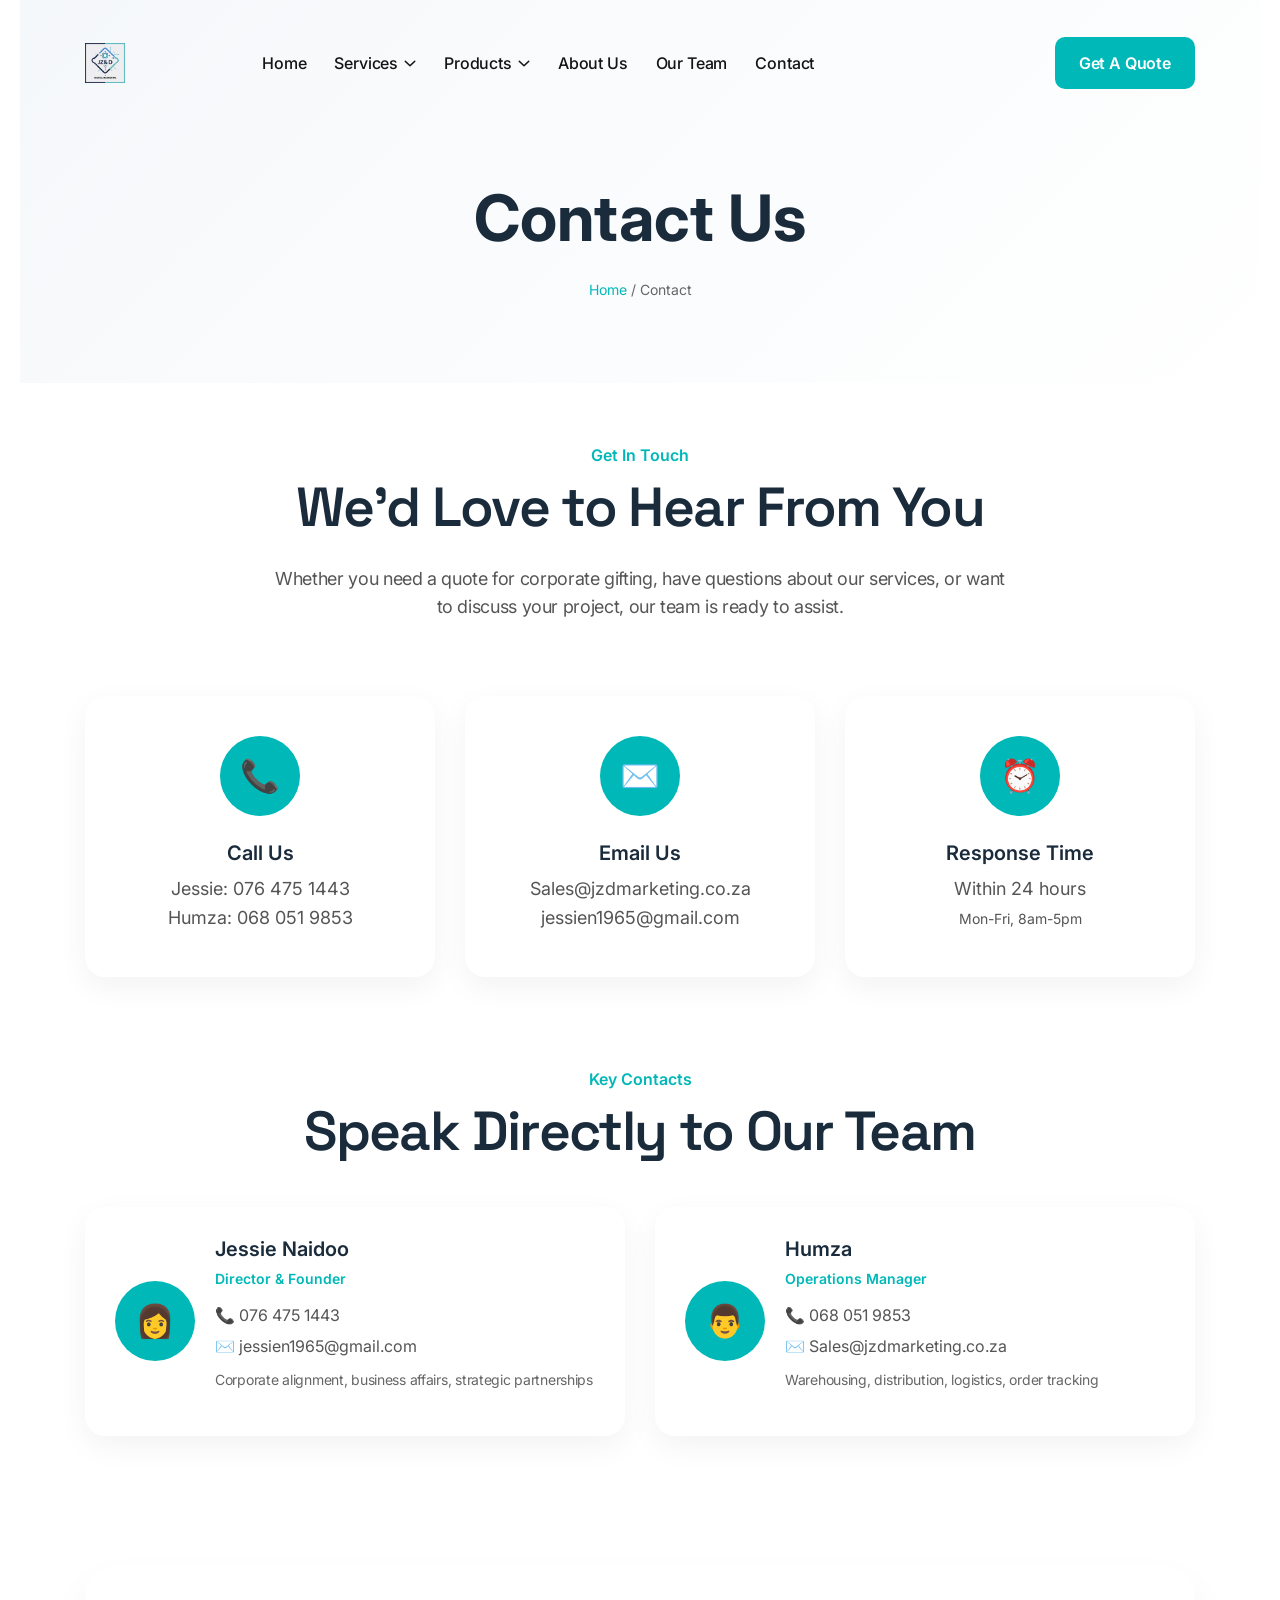
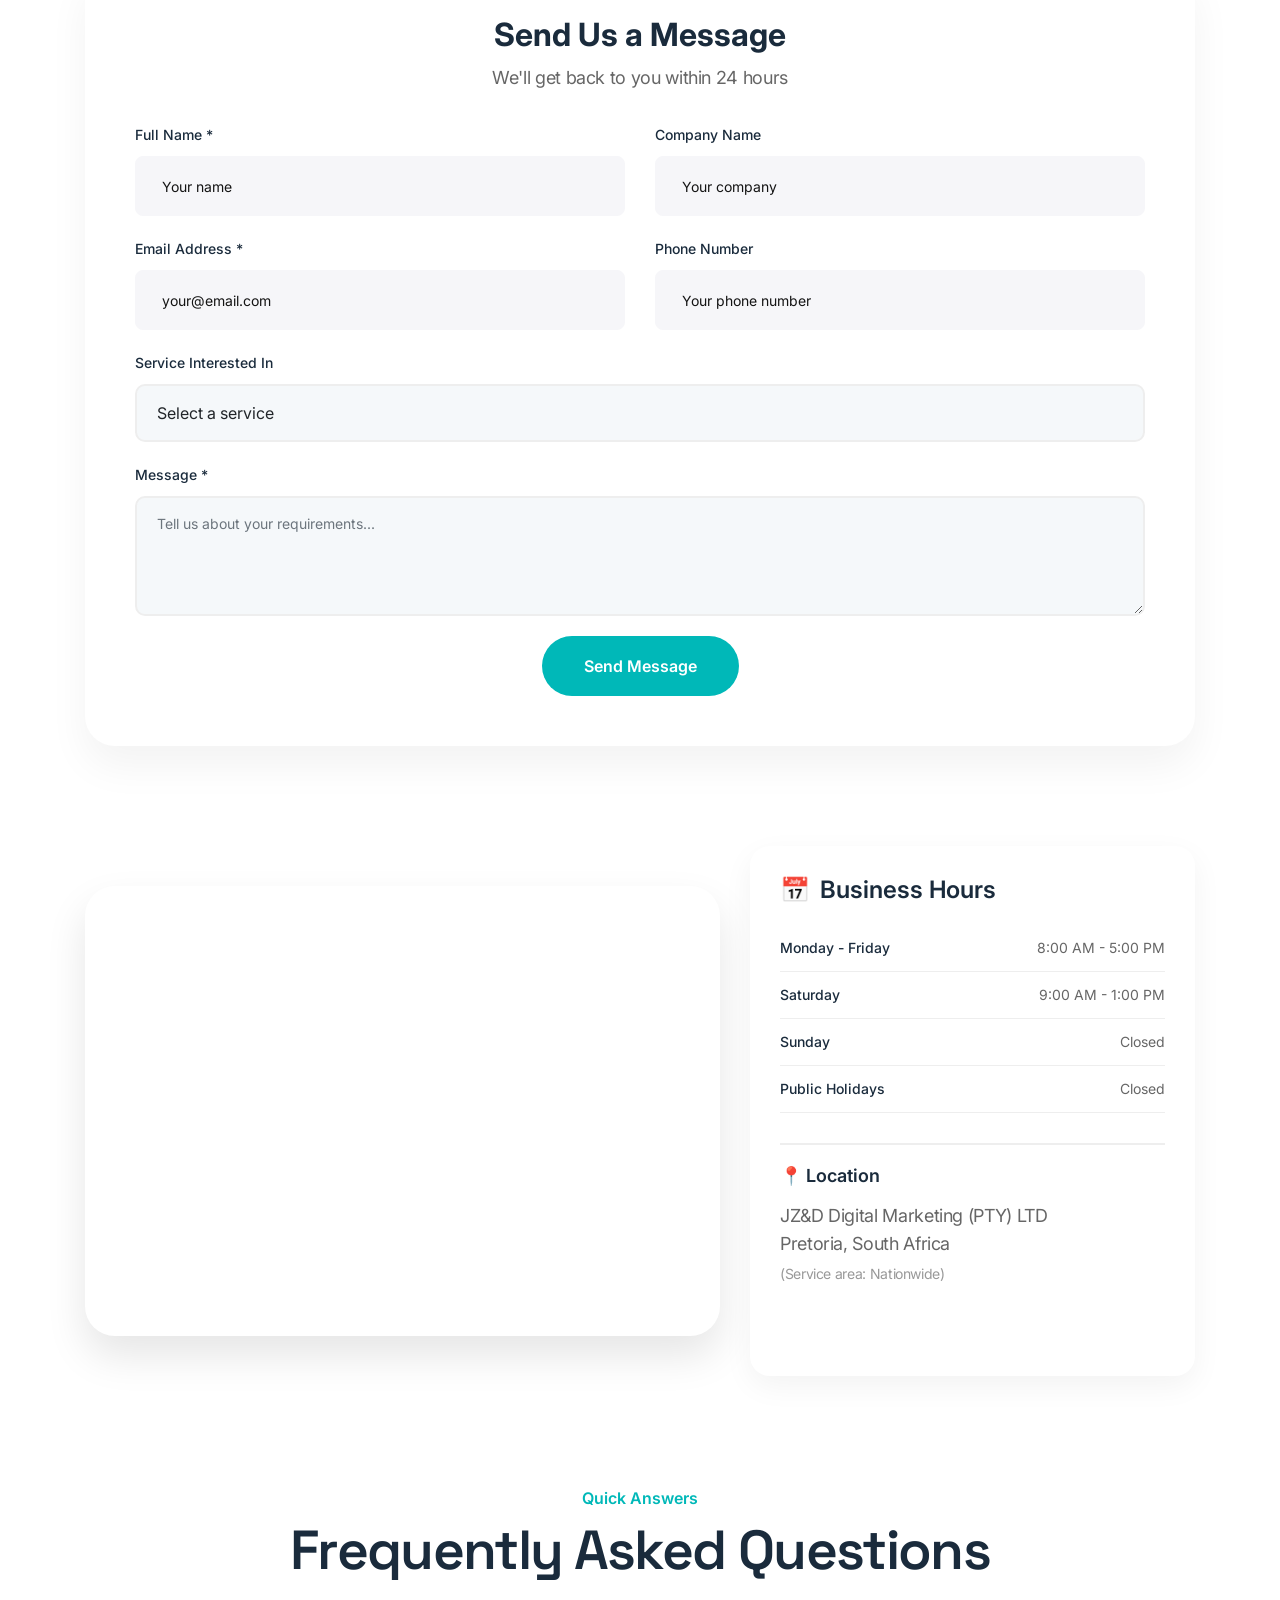
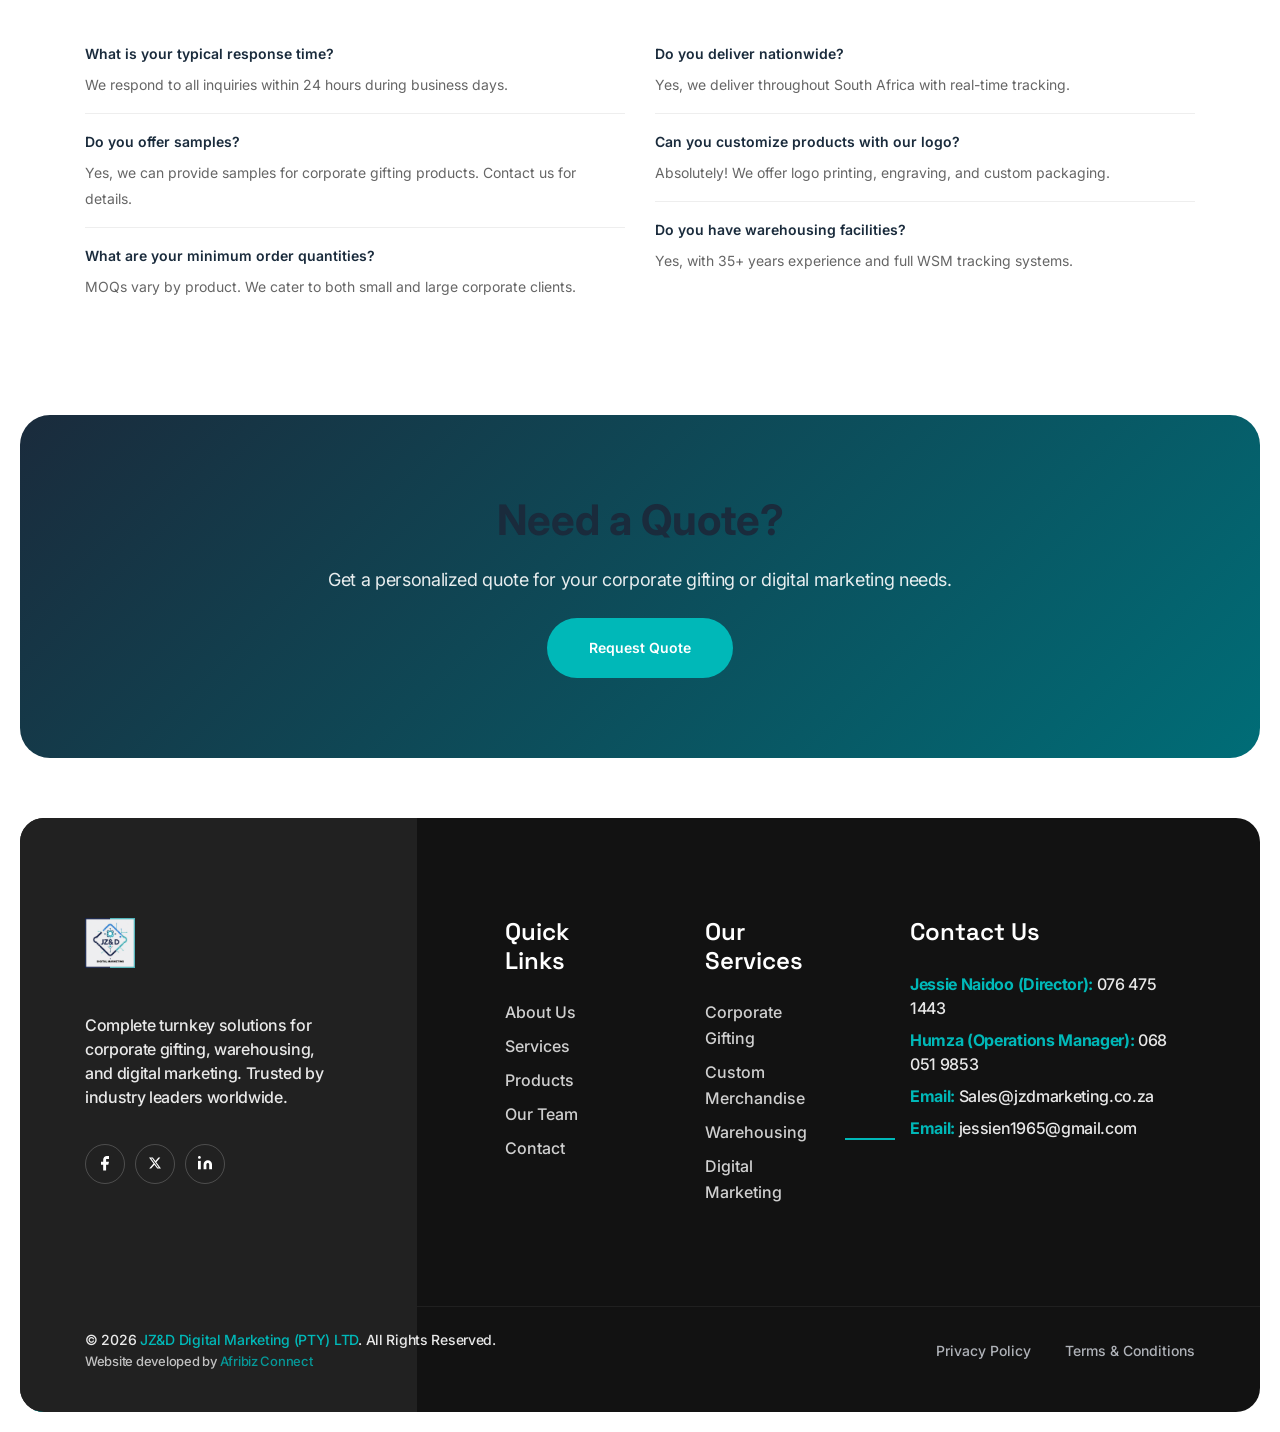
<file: contact.html>
<!DOCTYPE html>
<html class="no-js" lang="zxx">

<head>
    <meta charset="utf-8">
    <meta http-equiv="x-ua-compatible" content="ie=edge">
    <title>Contact Us | JZ&D Digital Marketing – Get in Touch for Corporate Gifting & Digital Solutions</title>
    <meta name="description" content="Contact JZ&D Digital Marketing. Reach Jessie Naidoo (Director) at 076 475 1443 or Humza (Operations) at 068 051 9853. Get a quote for corporate gifting, warehousing, and digital marketing.">
    <meta name="viewport" content="width=device-width, initial-scale=1">

    <!-- Place favicon.ico in the root directory -->
    <link rel="shortcut icon" type="image/x-icon" href="images/jzd-logo.jpg">

    <!-- CSS here -->
    <link rel="stylesheet" href="css/bootstrap.css">
    <link rel="stylesheet" href="css/slick.css">
    <link rel="stylesheet" href="css/swiper-bundle.css">
    <link rel="stylesheet" href="css/magnific-popup.css">
    <link rel="stylesheet" href="css/font-awesome-pro.css">
    <link rel="stylesheet" href="css/spacing.css">
    <link rel="stylesheet" href="css/atropos.min.css">
    <link rel="stylesheet" href="css/main.css">
    <!-- CSS here -->

    <style>
        /* JZ&D Brand Colors - Updated March 2026 */
        :root {
            --jzd-navy: #1A2B3C;
            --jzd-cyan: #00B8B8;
            --jzd-blue: #2B6F9E;
            --jzd-offwhite: #F5F8FA;
            --jzd-dark-navy: #0F1A24;
            --jzd-dark-teal: #006D77;
        }
        
        /* ===== LOGO SIZE FIXES ===== */
        
        /* Header logo - reduce size */
        .tp-header-logo img {
            max-height: 40px !important;
            width: auto !important;
        }
        
        /* Offcanvas menu logo */
        .tp-offcanvas-logo img {
            max-height: 35px !important;
            width: auto !important;
        }
        
        /* Footer logo */
        .dgm-footer-logo img {
            max-height: 50px !important;
            width: auto !important;
            margin-bottom: 15px;
        }
        
        /* Header sticky state logo */
        .header-sticky .tp-header-logo img {
            max-height: 35px !important;
        }
        
        /* ===== END LOGO SIZE FIXES ===== */
        
        /* Page-specific styles */
        .page-header {
            padding-top: 180px;
            padding-bottom: 80px;
            background: linear-gradient(135deg, var(--jzd-offwhite) 0%, white 100%);
        }
        
        .page-title {
            font-size: 64px;
            font-weight: 700;
            color: var(--jzd-navy);
            margin-bottom: 20px;
        }
        
        .page-breadcrumb {
            color: #666;
        }
        
        .page-breadcrumb a {
            color: var(--jzd-cyan);
            text-decoration: none;
        }
        
        /* Contact Info Cards */
        .contact-info-card {
            background: white;
            padding: 40px 30px;
            border-radius: 20px;
            box-shadow: 0 10px 30px rgba(0,0,0,0.05);
            transition: all 0.3s;
            height: 100%;
            text-align: center;
            border-bottom: 4px solid transparent;
        }
        
        .contact-info-card:hover {
            transform: translateY(-10px);
            box-shadow: 0 20px 40px rgba(0,184,184,0.1);
            border-bottom-color: var(--jzd-cyan);
        }
        
        .contact-icon {
            width: 80px;
            height: 80px;
            background: var(--jzd-cyan);
            border-radius: 50%;
            display: flex;
            align-items: center;
            justify-content: center;
            margin: 0 auto 25px;
            color: white;
            font-size: 32px;
        }
        
        .contact-info-title {
            font-size: 20px;
            font-weight: 600;
            color: var(--jzd-navy);
            margin-bottom: 10px;
        }
        
        .contact-info-value {
            font-size: 18px;
            color: #555;
            line-height: 1.6;
        }
        
        .contact-info-value a {
            color: #555;
            text-decoration: none;
            transition: color 0.3s;
        }
        
        .contact-info-value a:hover {
            color: var(--jzd-cyan);
        }
        
        /* Person Cards */
        .person-card {
            background: white;
            padding: 30px;
            border-radius: 20px;
            box-shadow: 0 10px 30px rgba(0,0,0,0.05);
            transition: all 0.3s;
            height: 100%;
            display: flex;
            align-items: center;
            gap: 20px;
        }
        
        .person-card:hover {
            transform: translateY(-5px);
            box-shadow: 0 20px 40px rgba(0,184,184,0.1);
        }
        
        .person-avatar {
            width: 80px;
            height: 80px;
            background: var(--jzd-cyan);
            border-radius: 50%;
            display: flex;
            align-items: center;
            justify-content: center;
            color: white;
            font-size: 32px;
            flex-shrink: 0;
        }
        
        .person-info h4 {
            font-size: 20px;
            font-weight: 600;
            color: var(--jzd-navy);
            margin-bottom: 5px;
        }
        
        .person-info .person-title {
            color: var(--jzd-cyan);
            font-size: 14px;
            font-weight: 600;
            margin-bottom: 10px;
            display: inline-block;
        }
        
        .person-info .person-phone {
            color: #555;
            font-size: 16px;
            margin-bottom: 5px;
        }
        
        .person-info .person-phone a {
            color: #555;
            text-decoration: none;
        }
        
        .person-info .person-phone a:hover {
            color: var(--jzd-cyan);
        }
        
        /* Contact Form */
        .contact-form-wrapper {
            background: white;
            padding: 50px;
            border-radius: 30px;
            box-shadow: 0 20px 40px rgba(0,0,0,0.05);
            margin: 40px 0;
        }
        
        .form-title {
            font-size: 32px;
            font-weight: 700;
            color: var(--jzd-navy);
            margin-bottom: 10px;
        }
        
        .form-subtitle {
            color: #666;
            margin-bottom: 30px;
        }
        
        .form-group {
            margin-bottom: 20px;
        }
        
        .form-label {
            font-weight: 500;
            color: var(--jzd-navy);
            margin-bottom: 8px;
            display: block;
        }
        
        .form-control {
            width: 100%;
            padding: 15px 20px;
            border: 2px solid #eee;
            border-radius: 10px;
            font-size: 16px;
            transition: all 0.3s;
            background: var(--jzd-offwhite);
        }
        
        .form-control:focus {
            outline: none;
            border-color: var(--jzd-cyan);
            background: white;
        }
        
        textarea.form-control {
            resize: vertical;
            min-height: 120px;
        }
        
        .submit-btn {
            background: var(--jzd-cyan);
            color: white;
            border: none;
            padding: 15px 40px;
            border-radius: 50px;
            font-weight: 600;
            font-size: 16px;
            cursor: pointer;
            transition: all 0.3s;
            border: 2px solid transparent;
        }
        
        .submit-btn:hover {
            background: var(--jzd-navy);
            transform: translateY(-3px);
            box-shadow: 0 10px 20px rgba(0,184,184,0.2);
        }
        
        /* Loading spinner for submit button */
        .submit-btn.loading {
            position: relative;
            color: transparent !important;
        }
        
        .submit-btn.loading::after {
            content: '';
            position: absolute;
            width: 20px;
            height: 20px;
            top: 50%;
            left: 50%;
            margin-top: -10px;
            margin-left: -10px;
            border: 3px solid rgba(255,255,255,0.3);
            border-radius: 50%;
            border-top-color: white;
            animation: spin 1s ease-in-out infinite;
        }
        
        @keyframes spin {
            to { transform: rotate(360deg); }
        }
        
        /* Map */
        .map-wrapper {
            border-radius: 30px;
            overflow: hidden;
            margin: 40px 0;
            box-shadow: 0 20px 40px rgba(0,0,0,0.1);
        }
        
        .map-wrapper iframe {
            width: 100%;
            height: 450px;
            border: none;
            display: block;
        }
        
        /* Business Hours */
        .hours-card {
            background: white;
            padding: 30px;
            border-radius: 20px;
            box-shadow: 0 10px 30px rgba(0,0,0,0.05);
            height: 100%;
        }
        
        .hours-title {
            font-size: 24px;
            font-weight: 600;
            color: var(--jzd-navy);
            margin-bottom: 20px;
            display: flex;
            align-items: center;
            gap: 10px;
        }
        
        .hours-row {
            display: flex;
            justify-content: space-between;
            padding: 10px 0;
            border-bottom: 1px solid #eee;
        }
        
        .hours-row:last-child {
            border-bottom: none;
        }
        
        .hours-day {
            font-weight: 500;
            color: var(--jzd-navy);
        }
        
        .hours-time {
            color: #666;
        }
        
        .badge-urgent {
            background: var(--jzd-cyan);
            color: white;
            padding: 3px 10px;
            border-radius: 50px;
            font-size: 12px;
            margin-left: 10px;
        }
        
        /* FAQ Mini */
        .faq-mini-item {
            padding: 15px 0;
            border-bottom: 1px solid #eee;
        }
        
        .faq-mini-item:last-child {
            border-bottom: none;
        }
        
        .faq-mini-question {
            font-weight: 600;
            color: var(--jzd-navy);
            margin-bottom: 5px;
        }
        
        .faq-mini-answer {
            color: #666;
            font-size: 14px;
        }
        
        /* CTA Section */
        .cta-section {
            background: linear-gradient(135deg, var(--jzd-navy) 0%, var(--jzd-dark-teal) 100%);
            padding: 80px 0;
            border-radius: 30px;
            margin: 60px 0;
            color: white;
            text-align: center;
        }
        
        .cta-title {
            font-size: 42px;
            font-weight: 700;
            margin-bottom: 20px;
            color: white;
        }
        
        .cta-button {
            background: var(--jzd-cyan);
            color: white;
            padding: 15px 40px;
            border-radius: 50px;
            text-decoration: none;
            font-weight: 600;
            display: inline-block;
            transition: all 0.3s;
            border: 2px solid transparent;
        }
        
        .cta-button:hover {
            background: transparent;
            border-color: white;
            color: white;
            transform: translateY(-3px);
        }
        
        /* Success Message Popup */
        .success-popup {
            position: fixed;
            top: 0;
            left: 0;
            width: 100%;
            height: 100%;
            background: rgba(0,0,0,0.5);
            display: flex;
            align-items: center;
            justify-content: center;
            z-index: 9999;
            opacity: 0;
            visibility: hidden;
            transition: all 0.3s;
        }
        
        .success-popup.show {
            opacity: 1;
            visibility: visible;
        }
        
        .success-popup-content {
            background: white;
            padding: 50px;
            border-radius: 30px;
            text-align: center;
            max-width: 400px;
            box-shadow: 0 20px 40px rgba(0,0,0,0.2);
            transform: scale(0.8);
            transition: all 0.3s;
        }
        
        .success-popup.show .success-popup-content {
            transform: scale(1);
        }
        
        .success-icon {
            width: 80px;
            height: 80px;
            background: var(--jzd-cyan);
            border-radius: 50%;
            display: flex;
            align-items: center;
            justify-content: center;
            margin: 0 auto 25px;
            color: white;
            font-size: 40px;
        }
        
        .success-title {
            font-size: 28px;
            font-weight: 700;
            color: var(--jzd-navy);
            margin-bottom: 10px;
        }
        
        .success-message {
            color: #666;
            margin-bottom: 25px;
        }
        
        .success-close-btn {
            background: var(--jzd-cyan);
            color: white;
            border: none;
            padding: 12px 30px;
            border-radius: 50px;
            font-weight: 600;
            cursor: pointer;
            transition: all 0.3s;
        }
        
        .success-close-btn:hover {
            background: var(--jzd-navy);
        }
        
        /* Responsive */
        @media (max-width: 767px) {
            .tp-header-logo img {
                max-height: 35px !important;
            }
            .dgm-footer-logo img {
                max-height: 45px !important;
            }
            .page-title {
                font-size: 42px;
            }
            .contact-form-wrapper {
                padding: 30px 20px;
            }
            .person-card {
                flex-direction: column;
                text-align: center;
            }
            .cta-title {
                font-size: 32px;
            }
            .success-popup-content {
                margin: 20px;
                padding: 30px;
            }
        }
    </style>
</head>

<body class="tp-magic-cursor">

    <!-- Begin magic cursor -->
    <div id="magic-cursor">
        <div id="ball"></div>
    </div>
    <!-- End magic cursor -->

    <!-- preloader - commented out -->
    <!-- <div id="preloader">
        <div class="preloader">
            <span></span>
            <span></span>
        </div>
    </div> -->

    <!-- back to top start -->
    <div class="back-to-top-wrapper">
        <button id="back_to_top" type="button" class="back-to-top-btn">
            <svg width="12" height="7" viewBox="0 0 12 7" fill="none" xmlns="http://www.w3.org/2000/svg">
                <path d="M11 6L6 1L1 6" stroke="currentColor" stroke-width="1.5" stroke-linecap="round" stroke-linejoin="round"></path>
            </svg>
        </button>
    </div>
    <!-- back to top end -->

    <!-- Success Message Popup -->
    <div class="success-popup" id="successPopup">
        <div class="success-popup-content">
            <div class="success-icon">✓</div>
            <h3 class="success-title">Message Sent!</h3>
            <p class="success-message">Thank you for contacting us. We'll get back to you within 24 hours.</p>
            <button class="success-close-btn" onclick="closeSuccessPopup()">Close</button>
        </div>
    </div>

    <!-- tp-offcanvus-area-start - SIMPLIFIED -->
    <div class="tp-offcanvas-area">
        <div class="tp-offcanvas-wrapper">
            <div class="tp-offcanvas-top d-flex align-items-center justify-content-between">
                <div class="tp-offcanvas-logo">
                    <a href="index.html">
                        <img data-width="120" src="images/jzd-logo.jpg" alt="JZ&D Digital Marketing">
                    </a>
                </div>
                <div class="tp-offcanvas-close">
                    <button class="tp-offcanvas-close-btn">
                        <svg width="37" height="38" viewBox="0 0 37 38" fill="none" xmlns="http://www.w3.org/2000/svg">
                            <path d="M9.19141 9.80762L27.5762 28.1924" stroke="currentColor" stroke-width="1.5" stroke-linecap="round" stroke-linejoin="round"></path>
                            <path d="M9.19141 28.1924L27.5762 9.80761" stroke="currentColor" stroke-width="1.5" stroke-linecap="round" stroke-linejoin="round"></path>
                        </svg>
                    </button>
                </div>
            </div>
            <div class="tp-offcanvas-main">
                <div class="tp-offcanvas-content d-none d-xl-block">
                    <h3 class="tp-offcanvas-title">Hello There!</h3>
                    <p>Welcome to JZ&D Digital Marketing – Your trusted partner for corporate gifting and digital solutions.</p>
                </div>
                <div class="tp-offcanvas-contact">
                    <h3 class="tp-offcanvas-title sm">Contact Information</h3>
                    <ul>
                        <li><a href="tel:0764751443">Jessie Naidoo: 076 475 1443</a></li>
                        <li><a href="tel:0680519853">Humza: 068 051 9853</a></li>
                        <li><a href="mailto:Sales@jzdmarketing.co.za">Sales@jzdmarketing.co.za</a></li>
                    </ul>
                </div>
                <div class="tp-offcanvas-social">
                    <h3 class="tp-offcanvas-title sm">Follow Us</h3>
                    <ul>
                        <li><a href="#">f</a></li>
                        <li><a href="#">t</a></li>
                        <li><a href="#">in</a></li>
                    </ul>
                </div>
            </div>
        </div>
    </div>
    <div class="body-overlay"></div>
    <!-- tp-offcanvus-area-end -->

    <header>
        <!-- header area start -->
        <div id="header-sticky" class="tp-header-area tp-header-ptb tp-header-blur sticky-white-bg header-transparent tp-header-3-style">
            <div class="container container-1750">
                <div class="row align-items-center">
                    <div class="col-xl-1 col-lg-5 col-5">
                        <div class="tp-header-logo">
                            <a href="index.html"><img data-width="120" src="images/jzd-logo.jpg" alt="JZ&D Digital Marketing"></a>
                        </div>
                    </div>
                    <div class="col-xl-11 col-lg-7 col-7">
                        <div class="tp-header-box d-flex align-items-center justify-content-end justify-content-xl-between">
                            <div class="tp-header-menu tp-header-dropdown dropdown-white-bg d-none d-xl-flex">
                                <nav class="tp-mobile-menu-active">
                                    <ul>
                                        <li><a href="index.html">Home</a></li>
                                        <li class="has-dropdown">
                                            <a href="services.html">Services</a>
                                            <ul class="tp-submenu submenu">
                                                <li><a href="services.html#corporate-gifting">Corporate Gifting</a></li>
                                                <li><a href="services.html#branded-merchandise">Custom Merchandise</a></li>
                                                <li><a href="services.html#warehousing">Warehousing</a></li>
                                                <li><a href="services.html#digital-marketing">Digital Marketing</a></li>
                                            </ul>
                                        </li>
                                        <li class="has-dropdown">
                                            <a href="products.html">Products</a>
                                            <ul class="tp-submenu submenu">
                                                <li><a href="products.html#gift-hampers">Gift Hampers</a></li>
                                                <li><a href="products.html#promotional">Promotional</a></li>
                                                <li><a href="products.html#appreciation">Appreciation</a></li>
                                                <li><a href="products.html#executive">Executive</a></li>
                                            </ul>
                                        </li>
                                        <li><a href="about.html">About Us</a></li>
                                        <li><a href="team.html">Our Team</a></li>
                                        <li><a href="contact.html">Contact</a></li>
                                    </ul>
                                </nav>
                            </div>
                            <div class="tp-header-btn d-none d-md-flex">
                                <a class="tp-btn-yellow-green green-solid" href="contact.html">
                                    <span><span class="text-1">Get a Quote</span><span class="text-2">Get a Quote</span></span>
                                </a>
                            </div>
                            <div class="tp-header-bar ml-15 d-xl-none">
                                <button class="tp-offcanvas-open-btn"><i></i><i></i><i></i></button>
                            </div>
                        </div>
                    </div>
                </div>
            </div>
        </div>
        <!-- header area end -->
    </header>

    <div id="smooth-wrapper">
        <div id="smooth-content" class="body-padding">

            <main>

                <!-- page header area start -->
                <div class="page-header">
                    <div class="container container-1230">
                        <div class="row">
                            <div class="col-lg-12 text-center">
                                <h1 class="page-title">Contact Us</h1>
                                <div class="page-breadcrumb">
                                    <a href="index.html">Home</a> / <span>Contact</span>
                                </div>
                            </div>
                        </div>
                    </div>
                </div>
                <!-- page header area end -->

                <!-- intro section start -->
                <div class="pt-60 pb-40">
                    <div class="container container-1230">
                        <div class="row">
                            <div class="col-lg-8 mx-auto text-center">
                                <span class="tp-section-subtitle subtitle-black mb-15">Get in Touch</span>
                                <h4 class="tp-section-title-grotesk mb-30">We'd Love to Hear From You</h4>
                                <p style="color: #555; font-size: 18px;">
                                    Whether you need a quote for corporate gifting, have questions about our services, 
                                    or want to discuss your project, our team is ready to assist.
                                </p>
                            </div>
                        </div>
                    </div>
                </div>
                <!-- intro section end -->

                <!-- contact info cards start -->
                <div class="pt-20 pb-40">
                    <div class="container container-1230">
                        <div class="row">
                            <div class="col-lg-4 col-md-6 mb-30">
                                <div class="contact-info-card">
                                    <div class="contact-icon">📞</div>
                                    <h3 class="contact-info-title">Call Us</h3>
                                    <div class="contact-info-value">
                                        <a href="tel:0764751443">Jessie: 076 475 1443</a><br>
                                        <a href="tel:0680519853">Humza: 068 051 9853</a>
                                    </div>
                                </div>
                            </div>
                            <div class="col-lg-4 col-md-6 mb-30">
                                <div class="contact-info-card">
                                    <div class="contact-icon">✉️</div>
                                    <h3 class="contact-info-title">Email Us</h3>
                                    <div class="contact-info-value">
                                        <a href="mailto:Sales@jzdmarketing.co.za">Sales@jzdmarketing.co.za</a><br>
                                        <a href="mailto:jessien1965@gmail.com">jessien1965@gmail.com</a>
                                    </div>
                                </div>
                            </div>
                            <div class="col-lg-4 col-md-6 mb-30">
                                <div class="contact-info-card">
                                    <div class="contact-icon">⏰</div>
                                    <h3 class="contact-info-title">Response Time</h3>
                                    <div class="contact-info-value">
                                        Within 24 hours<br>
                                        <span style="font-size: 14px;">Mon-Fri, 8am-5pm</span>
                                    </div>
                                </div>
                            </div>
                        </div>
                    </div>
                </div>
                <!-- contact info cards end -->

                <!-- key contacts start -->
                <div class="pt-20 pb-20">
                    <div class="container container-1230">
                        <div class="row">
                            <div class="col-lg-12 text-center mb-40">
                                <span class="tp-section-subtitle subtitle-black mb-15">Key Contacts</span>
                                <h4 class="tp-section-title-grotesk">Speak Directly to Our Team</h4>
                            </div>
                        </div>
                        <div class="row">
                            <div class="col-lg-6 mb-30">
                                <div class="person-card">
                                    <div class="person-avatar">👩</div>
                                    <div class="person-info">
                                        <h4>Jessie Naidoo</h4>
                                        <span class="person-title">Director & Founder</span>
                                        <div class="person-phone">📞 <a href="tel:0764751443">076 475 1443</a></div>
                                        <div class="person-phone">✉️ <a href="mailto:jessien1965@gmail.com">jessien1965@gmail.com</a></div>
                                        <p style="color: #666; font-size: 14px; margin-top: 10px;">Corporate alignment, business affairs, strategic partnerships</p>
                                    </div>
                                </div>
                            </div>
                            <div class="col-lg-6 mb-30">
                                <div class="person-card">
                                    <div class="person-avatar">👨</div>
                                    <div class="person-info">
                                        <h4>Humza</h4>
                                        <span class="person-title">Operations Manager</span>
                                        <div class="person-phone">📞 <a href="tel:0680519853">068 051 9853</a></div>
                                        <div class="person-phone">✉️ <a href="mailto:Sales@jzdmarketing.co.za">Sales@jzdmarketing.co.za</a></div>
                                        <p style="color: #666; font-size: 14px; margin-top: 10px;">Warehousing, distribution, logistics, order tracking</p>
                                    </div>
                                </div>
                            </div>
                        </div>
                    </div>
                </div>
                <!-- key contacts end -->

                <!-- contact form and map start -->
                <div class="pt-40 pb-40">
                    <div class="container container-1230">
                        <div class="row">
                            <div class="col-lg-12">
                                <div class="contact-form-wrapper">
                                    <div class="row">
                                        <div class="col-lg-8 mx-auto text-center">
                                            <h2 class="form-title">Send Us a Message</h2>
                                            <p class="form-subtitle">We'll get back to you within 24 hours</p>
                                        </div>
                                    </div>
                                    <form id="contactForm" action="https://formspree.io/f/mreykzrr" method="POST">
                                        <!-- Honeypot field to prevent spam -->
                                        <input type="text" name="_gotcha" style="display:none">
                                        
                                        <div class="row">
                                            <div class="col-md-6">
                                                <div class="form-group">
                                                    <label class="form-label">Full Name *</label>
                                                    <input type="text" name="name" class="form-control" placeholder="Your name" required>
                                                </div>
                                            </div>
                                            <div class="col-md-6">
                                                <div class="form-group">
                                                    <label class="form-label">Company Name</label>
                                                    <input type="text" name="company" class="form-control" placeholder="Your company">
                                                </div>
                                            </div>
                                            <div class="col-md-6">
                                                <div class="form-group">
                                                    <label class="form-label">Email Address *</label>
                                                    <input type="email" name="email" class="form-control" placeholder="your@email.com" required>
                                                </div>
                                            </div>
                                            <div class="col-md-6">
                                                <div class="form-group">
                                                    <label class="form-label">Phone Number</label>
                                                    <input type="tel" name="phone" class="form-control" placeholder="Your phone number">
                                                </div>
                                            </div>
                                            <div class="col-md-12">
                                                <div class="form-group">
                                                    <label class="form-label">Service Interested In</label>
                                                    <select name="service" class="form-control">
                                                        <option value="">Select a service</option>
                                                        <option value="corporate-gifting">Corporate Gifting</option>
                                                        <option value="branded-merchandise">Custom Branded Merchandise</option>
                                                        <option value="warehousing">Warehousing & Distribution</option>
                                                        <option value="digital-marketing">Digital Marketing</option>
                                                        <option value="other">Other / General Inquiry</option>
                                                    </select>
                                                </div>
                                            </div>
                                            <div class="col-md-12">
                                                <div class="form-group">
                                                    <label class="form-label">Message *</label>
                                                    <textarea name="message" class="form-control" placeholder="Tell us about your requirements..." required></textarea>
                                                </div>
                                            </div>
                                            <div class="col-md-12 text-center">
                                                <button type="submit" class="submit-btn">Send Message</button>
                                            </div>
                                        </div>
                                    </form>
                                </div>
                            </div>
                        </div>
                    </div>
                </div>
                <!-- contact form and map end -->

                <!-- map and hours start -->
                <div class="pt-20 pb-40">
                    <div class="container container-1230">
                        <div class="row">
                            <div class="col-lg-7 mb-30">
                                <div class="map-wrapper">
                                    <iframe 
                                        src="https://www.google.com/maps/embed?pb=!1m18!1m12!1m3!1d3580.677849431758!2d28.187243!3d-25.746868!2m3!1f0!2f0!3f0!3m2!1i1024!2i768!4f13.1!3m3!1m2!1s0x1e95619cbec650d3%3A0xf3c2b5c2c5c5c5c5!2sPretoria!5e0!3m2!1sen!2sza!4v1647886543210!5m2!1sen!2sza" 
                                        allowfullscreen="" 
                                        loading="lazy">
                                    </iframe>
                                </div>
                            </div>
                            <div class="col-lg-5 mb-30">
                                <div class="hours-card">
                                    <h3 class="hours-title">
                                        <span>📅</span> Business Hours
                                    </h3>
                                    <div class="hours-row">
                                        <span class="hours-day">Monday - Friday</span>
                                        <span class="hours-time">8:00 AM - 5:00 PM</span>
                                    </div>
                                    <div class="hours-row">
                                        <span class="hours-day">Saturday</span>
                                        <span class="hours-time">9:00 AM - 1:00 PM</span>
                                    </div>
                                    <div class="hours-row">
                                        <span class="hours-day">Sunday</span>
                                        <span class="hours-time">Closed</span>
                                    </div>
                                    <div class="hours-row">
                                        <span class="hours-day">Public Holidays</span>
                                        <span class="hours-time">Closed</span>
                                    </div>
                                    
                                    <div style="margin-top: 30px; padding-top: 20px; border-top: 2px solid #eee;">
                                        <h4 style="color: var(--jzd-navy); font-size: 18px; margin-bottom: 15px;">📍 Location</h4>
                                        <p style="color: #666; line-height: 1.6;">
                                            JZ&D Digital Marketing (PTY) LTD<br>
                                            Pretoria, South Africa<br>
                                            <span style="font-size: 14px; color: #999;">(Service area: Nationwide)</span>
                                        </p>
                                    </div>
                                </div>
                            </div>
                        </div>
                    </div>
                </div>
                <!-- map and hours end -->

                <!-- quick faq start -->
                <div class="pt-40 pb-40">
                    <div class="container container-1230">
                        <div class="row">
                            <div class="col-lg-12 text-center mb-40">
                                <span class="tp-section-subtitle subtitle-black mb-15">Quick Answers</span>
                                <h4 class="tp-section-title-grotesk">Frequently Asked Questions</h4>
                            </div>
                        </div>
                        <div class="row">
                            <div class="col-lg-6">
                                <div class="faq-mini-item">
                                    <div class="faq-mini-question">What is your typical response time?</div>
                                    <div class="faq-mini-answer">We respond to all inquiries within 24 hours during business days.</div>
                                </div>
                                <div class="faq-mini-item">
                                    <div class="faq-mini-question">Do you offer samples?</div>
                                    <div class="faq-mini-answer">Yes, we can provide samples for corporate gifting products. Contact us for details.</div>
                                </div>
                                <div class="faq-mini-item">
                                    <div class="faq-mini-question">What are your minimum order quantities?</div>
                                    <div class="faq-mini-answer">MOQs vary by product. We cater to both small and large corporate clients.</div>
                                </div>
                            </div>
                            <div class="col-lg-6">
                                <div class="faq-mini-item">
                                    <div class="faq-mini-question">Do you deliver nationwide?</div>
                                    <div class="faq-mini-answer">Yes, we deliver throughout South Africa with real-time tracking.</div>
                                </div>
                                <div class="faq-mini-item">
                                    <div class="faq-mini-question">Can you customize products with our logo?</div>
                                    <div class="faq-mini-answer">Absolutely! We offer logo printing, engraving, and custom packaging.</div>
                                </div>
                                <div class="faq-mini-item">
                                    <div class="faq-mini-question">Do you have warehousing facilities?</div>
                                    <div class="faq-mini-answer">Yes, with 35+ years experience and full WSM tracking systems.</div>
                                </div>
                            </div>
                        </div>
                    </div>
                </div>
                <!-- quick faq end -->

                <!-- cta area start -->
                <div class="cta-section">
                    <div class="container container-1230">
                        <h2 class="cta-title">Need a Quote?</h2>
                        <p class="mb-4" style="color: rgba(255,255,255,0.9); font-size: 18px;">Get a personalized quote for your corporate gifting or digital marketing needs.</p>
                        <a href="#" class="cta-button" onclick="document.getElementById('contactForm').scrollIntoView({behavior: 'smooth'}); return false;">Request Quote</a>
                    </div>
                </div>
                <!-- cta area end -->

            </main>
<footer class="pb-20">
    <div id="contact" class="dgm-footer-bg p-relative">
        <!-- footer area start -->
        <div class="dgm-footer-area black-bg-5 pt-100 pb-60">
            <div class="container container-1430">
                <div class="row">

                    <!-- Logo & About -->
                    <div class="col-xl-4 col-lg-4 col-md-6 mb-40">
                        <div class="dgm-footer-widget dgm-footer-col-1 z-index-1 tp_fade_anim" data-delay=".3">
                            <div class="dgm-footer-logo mb-30">
                                <a href="index.html">
                                    <img data-width="120px" src="images/jzd-logo.jpg" alt="JZ&D Digital Marketing">
                                </a>
                            </div>

                            <div class="dgm-footer-widget-paragraph mb-35">
                                <p>
                                    Complete turnkey solutions for corporate gifting, warehousing, 
                                    and digital marketing. Trusted by industry leaders worldwide.
                                </p>
                            </div>

                            <div class="dgm-footer-widget-social">
                                <a href="#">
                                    <span>
                                        <!-- Facebook -->
                                        <svg width="8" height="15" viewBox="0 0 8 15" fill="none">
                                            <path d="M8 0H5.81818C4.85376 0 3.92883 0.383116 3.24688 1.06507C2.56493 1.74702 2.18182 2.67194 2.18182 3.63636V5.81818H0V8.72727H2.18182V14.5455H5.09091V8.72727H7.27273L8 5.81818H5.09091V3.63636C5.09091 3.44348 5.16753 3.25849 5.30392 3.1221C5.44031 2.98571 5.6253 2.90909 5.81818 2.90909H8V0Z" fill="currentcolor"></path>
                                        </svg>
                                    </span>
                                </a>

                                <a href="#">
                                    <span>
                                        <!-- X / Twitter -->
                                        <svg xmlns="http://www.w3.org/2000/svg" width="12" height="12" viewBox="0 0 12 12" fill="none">
                                            <path d="M9.4507 0.5H11.2908L7.27076 5.15949L12 11.5H8.29704L5.39675 7.65451L2.07815 11.5H0.236963L4.53678 6.51615L0 0.5H3.79697L6.41858 4.01492L9.4507 0.5ZM8.8049 10.3831H9.8245L3.24294 1.55826H2.1488L8.8049 10.3831Z" fill="currentcolor"></path>
                                        </svg>
                                    </span>
                                </a>

                                <a href="#">
                                    <span>
                                        <!-- LinkedIn -->
                                        <svg width="14" height="14" viewBox="0 0 14 14" fill="none">
                                            <path d="M9.8001 4.2002C10.914 4.2002 11.9823 4.64269 12.7699 5.43035C13.5576 6.218 14.0001 7.28629 14.0001 8.4002V13.3002H11.2001V8.4002C11.2001 8.02889 11.0526 7.6728 10.79 7.41025C10.5275 7.1477 10.1714 7.0002 9.8001 7.0002C9.42879 7.0002 9.0727 7.1477 8.81015 7.41025C8.5476 7.6728 8.4001 8.02889 8.4001 8.4002V13.3002H5.6001V8.4002C5.6001 7.28629 6.0426 6.218 6.83025 5.43035C7.6179 4.64269 8.68619 4.2002 9.8001 4.2002Z" fill="currentcolor"></path>
                                            <path d="M2.8 4.89941H0V13.2994H2.8V4.89941Z" fill="currentcolor"></path>
                                            <path d="M1.4 2.8C2.1732 2.8 2.8 2.1732 2.8 1.4C2.8 0.626801 2.1732 0 1.4 0C0.626801 0 0 0.626801 0 1.4C0 2.1732 0.626801 2.8 1.4 2.8Z" fill="currentcolor"></path>
                                        </svg>
                                    </span>
                                </a>
                            </div>
                        </div>
                    </div>

                    <!-- Quick Links -->
                    <div class="col-xl-2 col-lg-2 col-md-3 mb-40">
                        <div class="dgm-footer-widget dgm-footer-col-2 tp_fade_anim" data-delay=".4">
                            <h4 class="dgm-footer-widget-title">Quick Links</h4>
                            <div class="dgm-footer-widget-menu">
                                <ul>
                                    <li><a href="#about">About Us</a></li>
                                    <li><a href="#services">Services</a></li>
                                    <li><a href="#products">Products</a></li>
                                    <li><a href="#team">Our Team</a></li>
                                    <li><a href="#contact">Contact</a></li>
                                </ul>
                            </div>
                        </div>
                    </div>

                    <!-- Services -->
                    <div class="col-xl-2 col-lg-2 col-md-3 mb-40">
                        <div class="dgm-footer-widget dgm-footer-col-3 tp_fade_anim" data-delay=".5">
                            <h4 class="dgm-footer-widget-title">Our Services</h4>
                            <div class="dgm-footer-widget-menu">
                                <ul>
                                    <li><a href="#corporate-gifting">Corporate Gifting</a></li>
                                    <li><a href="#branded-merchandise">Custom Merchandise</a></li>
                                    <li><a href="#warehousing">Warehousing</a></li>
                                    <li><a href="#digital-marketing">Digital Marketing</a></li>
                                </ul>
                            </div>
                        </div>
                    </div>

                    <!-- Contact -->
                    <div class="col-xl-4 col-lg-4 col-md-6 mb-40">
                        <div class="dgm-footer-widget dgm-footer-col-4 z-index-1 tp_fade_anim" data-delay=".6">
                            <h4 class="dgm-footer-widget-title">Contact Us</h4>
                            <div class="dgm-footer-widget-paragraph color-style mb-20">
                                <p class="mb-2"><strong>Jessie Naidoo (Director):</strong> 076 475 1443</p>
                                <p class="mb-2"><strong>Humza (Operations Manager):</strong> 068 051 9853</p>
                                <p class="mb-2"><strong>Email:</strong> Sales@jzdmarketing.co.za</p>
                                <p class="mb-2"><strong>Email:</strong> jessien1965@gmail.com</p>
                            </div>
                        </div>
                    </div>

                </div>
            </div>
        </div>

        <!-- Copyright -->
        <div class="tp-copyright-2-area tp-copyright-2-border black-bg-5">
            <div class="container container-1430">
                <div class="row align-items-center">

                    <div class="col-xl-6 col-lg-6 col-md-6">
                        <div class="tp-copyright-2-left text-center text-md-start z-index-1">
                            <p>© 2026 <a href="#">JZ&D Digital Marketing (PTY) LTD</a>. All Rights Reserved.</p>
                            <p style="font-size:13px; opacity:0.8;">
                                Website developed by 
                                <a href="https://afribizconnect.co.za/" target="_blank" rel="noopener">
                                    Afribiz Connect
                                </a>
                            </p>
                        </div>
                    </div>

                    <div class="col-xl-6 col-lg-6 col-md-6">
                        <div class="tp-copyright-2-right">
                            <div class="tp-copyright-2-menu text-md-end text-center">
                                <ul>
                                    <li><a href="/privacy.html">Privacy Policy</a></li>
                                    <li><a href="/terms.html">Terms & Conditions</a></li>
                                </ul>
                            </div>
                        </div>
                    </div>

                </div>
            </div>
        </div>

    </div>
</footer>

        </div>
    </div>

    <!-- Formspree Success Handling -->
    <script>
        function showSuccessPopup() {
            document.getElementById('successPopup').classList.add('show');
            // Auto-hide after 5 seconds
            setTimeout(function() {
                closeSuccessPopup();
            }, 5000);
        }
        
        function closeSuccessPopup() {
            document.getElementById('successPopup').classList.remove('show');
        }
        
        // Check URL for Formspree success parameter
        window.addEventListener('load', function() {
            const urlParams = new URLSearchParams(window.location.search);
            if (urlParams.has('success') && urlParams.get('success') === 'true') {
                showSuccessPopup();
                // Remove the success parameter from URL without refreshing
                window.history.replaceState({}, document.title, window.location.pathname);
            }
        });
        
        // Handle form submission with enhanced error handling
        document.getElementById('contactForm').addEventListener('submit', function(e) {
            // Client-side validation before submission
            const name = document.querySelector('input[name="name"]').value;
            const email = document.querySelector('input[name="email"]').value;
            const message = document.querySelector('textarea[name="message"]').value;
            
            if (!name || !email || !message) {
                e.preventDefault();
                alert('Please fill in all required fields');
                return false;
            }
            
            // Add loading state to submit button
            const submitBtn = this.querySelector('button[type="submit"]');
            submitBtn.classList.add('loading');
            submitBtn.disabled = true;
            
            // The form will still submit normally - this is just UI feedback
            // Formspree will handle the redirect with ?success=true
        });
    </script>

    <!-- Simplified JS - Only essential files -->
    <script src="js/jquery.js"></script>
    <script src="js/bootstrap-bundle.js"></script>
    <script src="js/swiper-bundle.js"></script>
    <script src="js/main.js"></script>

</body>

</html>
</file>
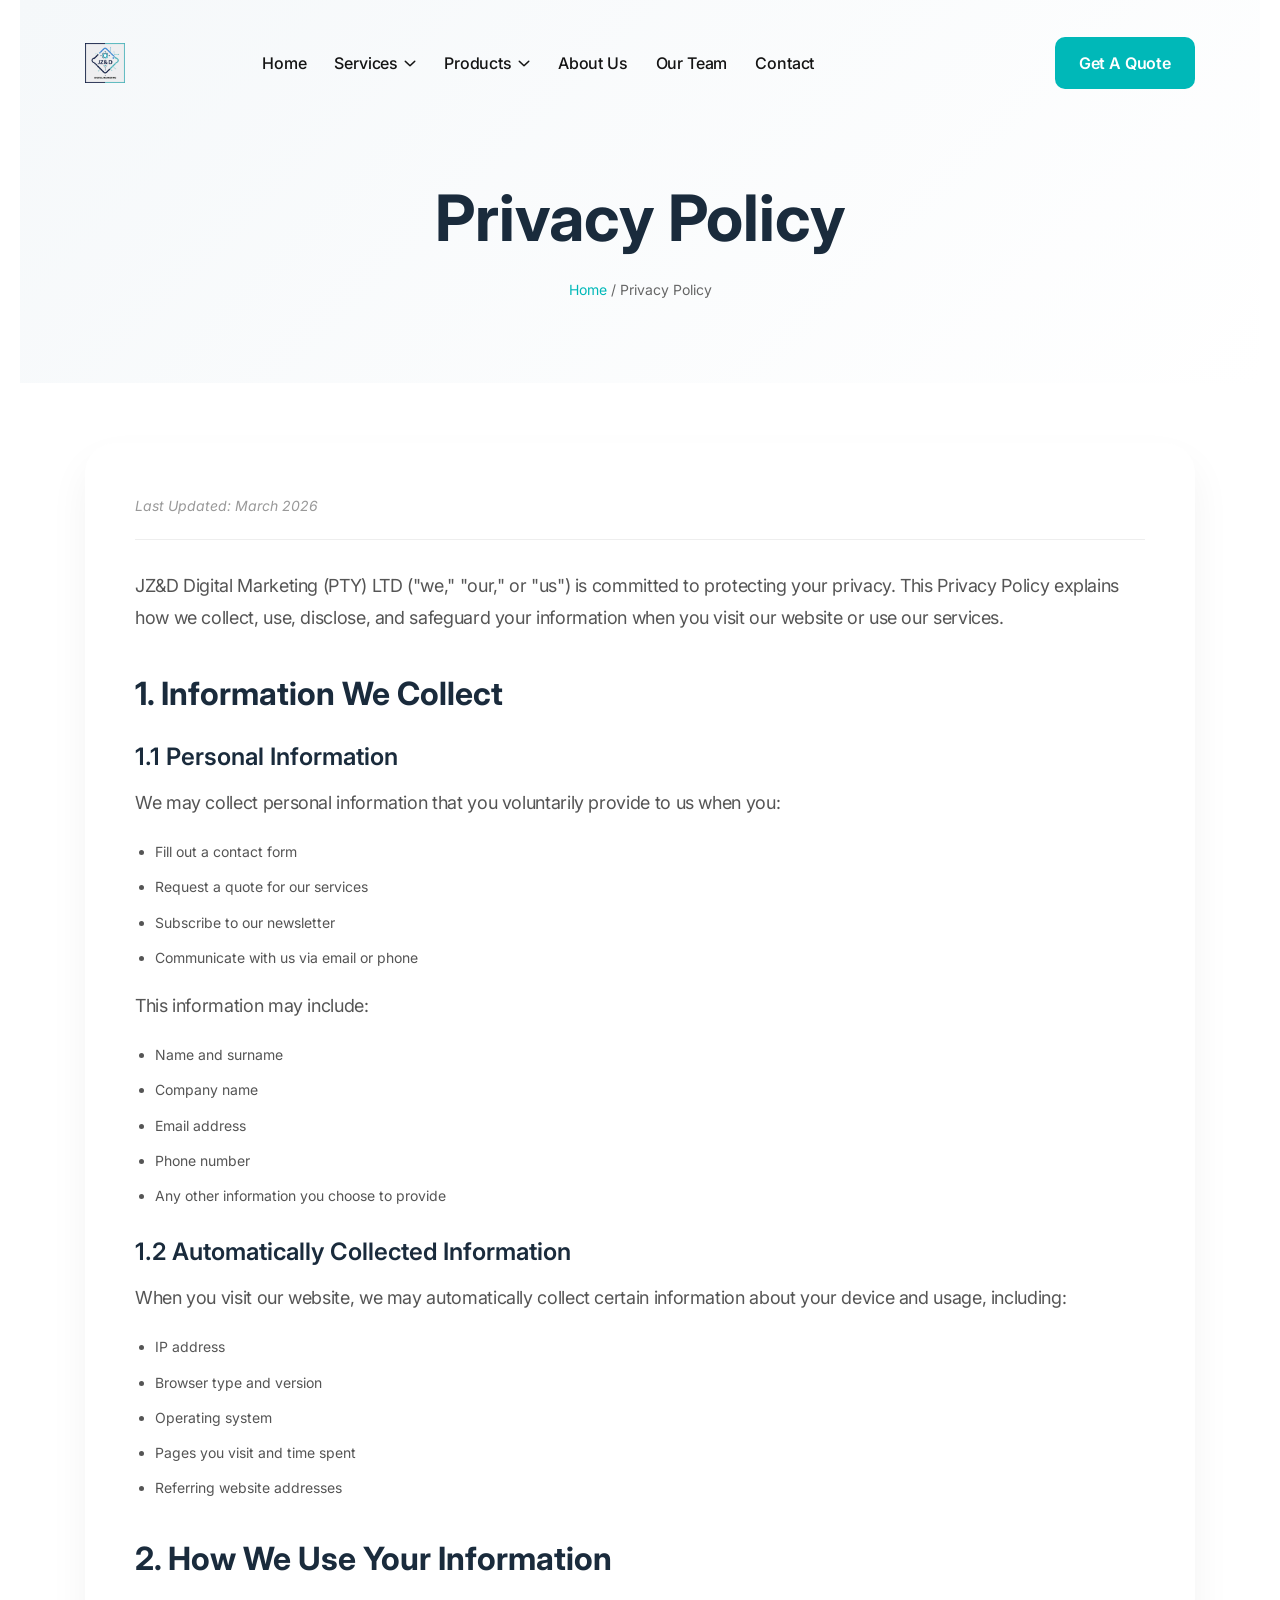
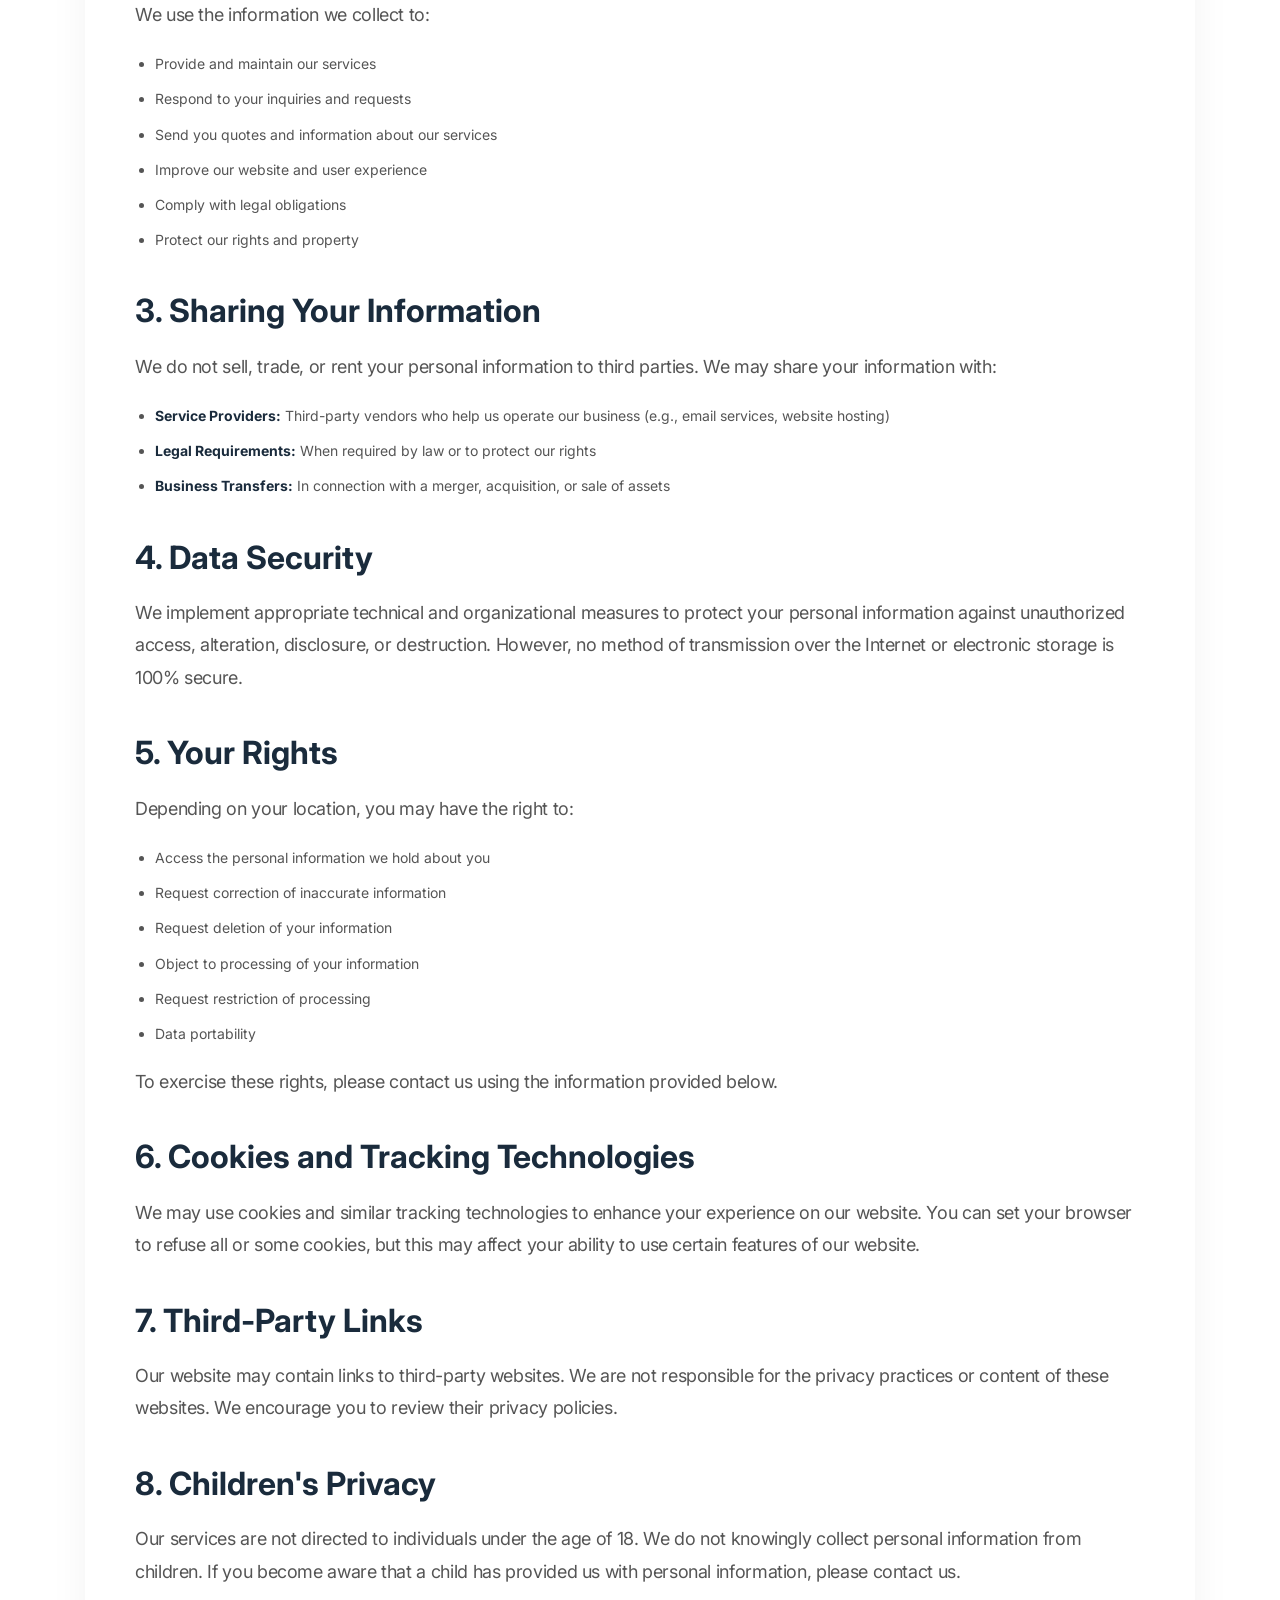
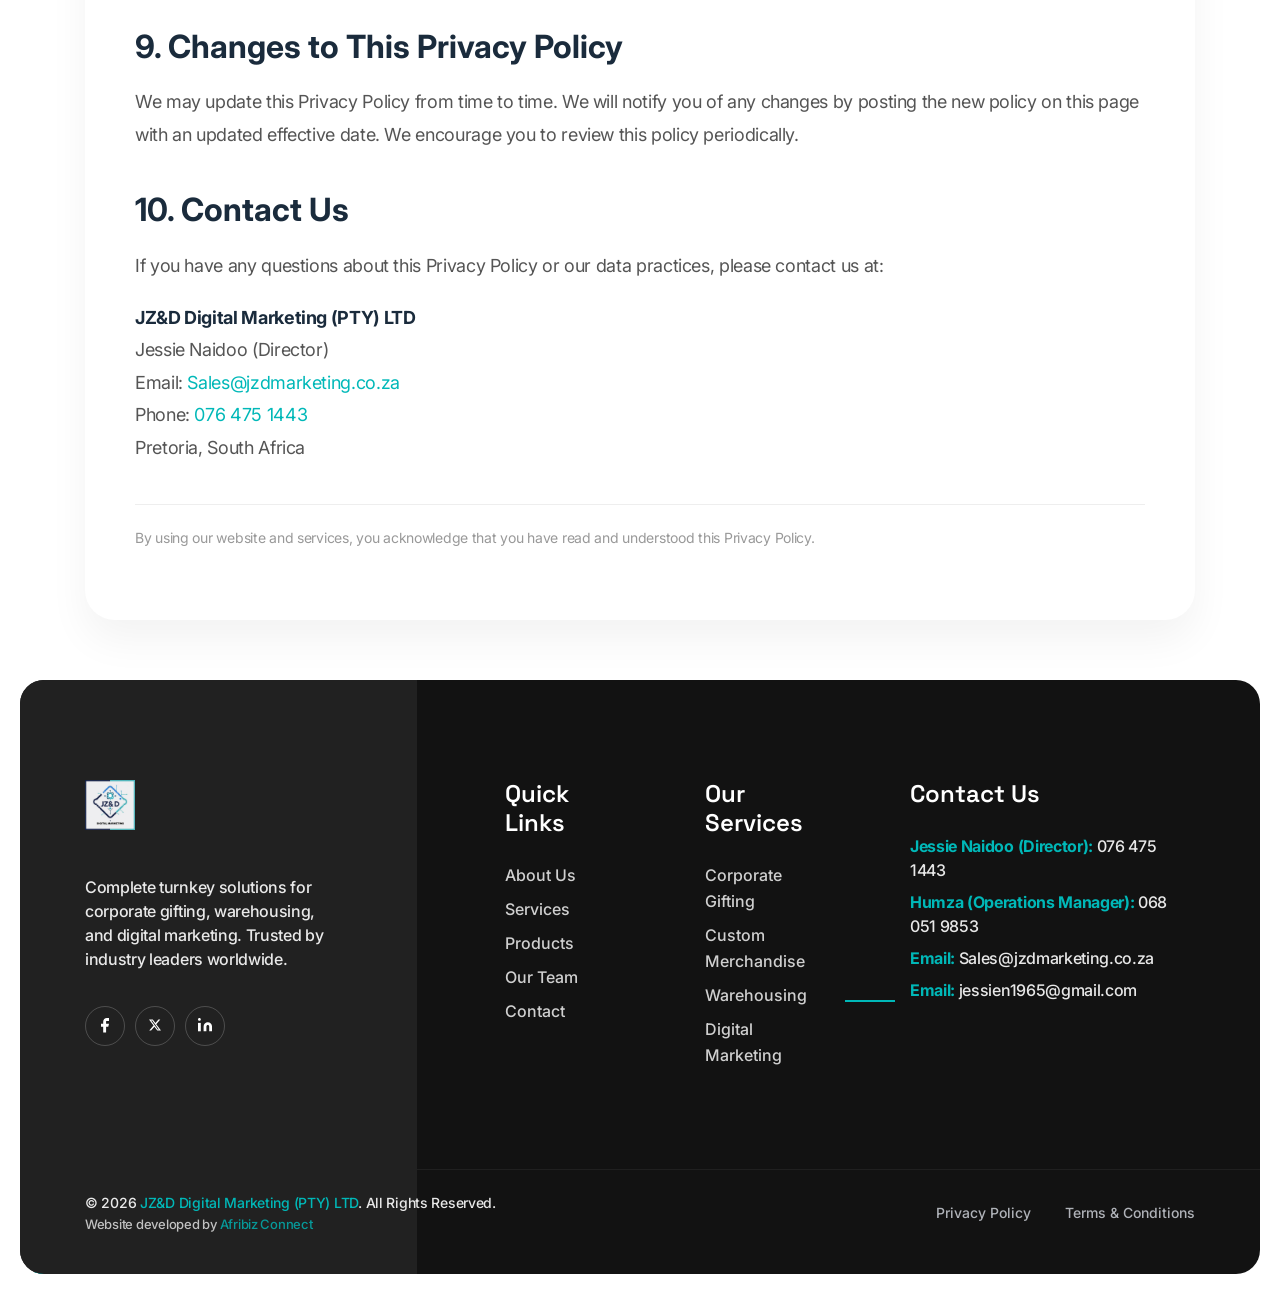
<file: privacy.html>
<!DOCTYPE html>
<html class="no-js" lang="zxx">

<head>
    <meta charset="utf-8">
    <meta http-equiv="x-ua-compatible" content="ie=edge">
    <title>Privacy Policy | JZ&D Digital Marketing</title>
    <meta name="description" content="Privacy Policy for JZ&D Digital Marketing. Learn how we collect, use, and protect your personal information.">
    <meta name="viewport" content="width=device-width, initial-scale=1">

    <!-- Place favicon.ico in the root directory -->
    <link rel="shortcut icon" type="image/x-icon" href="images/jzd-logo.jpg">

    <!-- CSS here -->
    <link rel="stylesheet" href="css/bootstrap.css">
    <link rel="stylesheet" href="css/slick.css">
    <link rel="stylesheet" href="css/swiper-bundle.css">
    <link rel="stylesheet" href="css/magnific-popup.css">
    <link rel="stylesheet" href="css/font-awesome-pro.css">
    <link rel="stylesheet" href="css/spacing.css">
    <link rel="stylesheet" href="css/atropos.min.css">
    <link rel="stylesheet" href="css/main.css">
    <!-- CSS here -->

    <style>
        /* JZ&D Brand Colors */
        :root {
            --jzd-navy: #1A2B3C;
            --jzd-cyan: #00B8B8;
            --jzd-blue: #2B6F9E;
            --jzd-offwhite: #F5F8FA;
            --jzd-dark-navy: #0F1A24;
            --jzd-dark-teal: #006D77;
        }
        
        /* Logo size fixes */
        .tp-header-logo img {
            max-height: 40px !important;
            width: auto !important;
        }
        .dgm-footer-logo img {
            max-height: 50px !important;
            width: auto !important;
            margin-bottom: 15px;
        }
        .tp-offcanvas-logo img {
            max-height: 35px !important;
            width: auto !important;
        }
        
        /* Page header */
        .page-header {
            padding-top: 180px;
            padding-bottom: 80px;
            background: linear-gradient(135deg, var(--jzd-offwhite) 0%, white 100%);
        }
        .page-title {
            font-size: 64px;
            font-weight: 700;
            color: var(--jzd-navy);
            margin-bottom: 20px;
        }
        .page-breadcrumb {
            color: #666;
        }
        .page-breadcrumb a {
            color: var(--jzd-cyan);
            text-decoration: none;
        }
        
        /* Content styles */
        .legal-content {
            padding: 60px 0;
        }
        .legal-content h2 {
            color: var(--jzd-navy);
            font-size: 32px;
            font-weight: 700;
            margin: 40px 0 20px;
        }
        .legal-content h3 {
            color: var(--jzd-navy);
            font-size: 24px;
            font-weight: 600;
            margin: 30px 0 15px;
        }
        .legal-content p {
            color: #555;
            line-height: 1.8;
            margin-bottom: 20px;
        }
        .legal-content ul, .legal-content ol {
            color: #555;
            line-height: 1.8;
            margin-bottom: 20px;
            padding-left: 20px;
        }
        .legal-content li {
            margin-bottom: 10px;
        }
        .legal-content strong {
            color: var(--jzd-navy);
        }
        .legal-card {
            background: white;
            padding: 50px;
            border-radius: 30px;
            box-shadow: 0 20px 40px rgba(0,0,0,0.05);
        }
        .last-updated {
            color: #999;
            font-style: italic;
            margin-bottom: 30px;
            padding-bottom: 20px;
            border-bottom: 1px solid #eee;
        }
        
        @media (max-width: 767px) {
            .page-title { font-size: 42px; }
            .legal-card { padding: 30px; }
        }
    </style>
</head>

<body class="tp-magic-cursor">

    <!-- Begin magic cursor -->
    <div id="magic-cursor">
        <div id="ball"></div>
    </div>
    <!-- End magic cursor -->

    <!-- back to top start -->
    <div class="back-to-top-wrapper">
        <button id="back_to_top" type="button" class="back-to-top-btn">
            <svg width="12" height="7" viewBox="0 0 12 7" fill="none" xmlns="http://www.w3.org/2000/svg">
                <path d="M11 6L6 1L1 6" stroke="currentColor" stroke-width="1.5" stroke-linecap="round" stroke-linejoin="round"></path>
            </svg>
        </button>
    </div>
    <!-- back to top end -->

    <!-- tp-offcanvus-area-start - SIMPLIFIED -->
    <div class="tp-offcanvas-area">
        <div class="tp-offcanvas-wrapper">
            <div class="tp-offcanvas-top d-flex align-items-center justify-content-between">
                <div class="tp-offcanvas-logo">
                    <a href="index.html">
                        <img data-width="120" src="images/jzd-logo.jpg" alt="JZ&D Digital Marketing">
                    </a>
                </div>
                <div class="tp-offcanvas-close">
                    <button class="tp-offcanvas-close-btn">
                        <svg width="37" height="38" viewBox="0 0 37 38" fill="none" xmlns="http://www.w3.org/2000/svg">
                            <path d="M9.19141 9.80762L27.5762 28.1924" stroke="currentColor" stroke-width="1.5" stroke-linecap="round" stroke-linejoin="round"></path>
                            <path d="M9.19141 28.1924L27.5762 9.80761" stroke="currentColor" stroke-width="1.5" stroke-linecap="round" stroke-linejoin="round"></path>
                        </svg>
                    </button>
                </div>
            </div>
            <div class="tp-offcanvas-main">
                <div class="tp-offcanvas-content d-none d-xl-block">
                    <h3 class="tp-offcanvas-title">Hello There!</h3>
                    <p>Welcome to JZ&D Digital Marketing – Your trusted partner for corporate gifting and digital solutions.</p>
                </div>
                <div class="tp-offcanvas-contact">
                    <h3 class="tp-offcanvas-title sm">Contact Information</h3>
                    <ul>
                        <li><a href="tel:0764751443">Jessie Naidoo: 076 475 1443</a></li>
                        <li><a href="tel:0680519853">Humza: 068 051 9853</a></li>
                        <li><a href="mailto:Sales@jzdmarketing.co.za">Sales@jzdmarketing.co.za</a></li>
                    </ul>
                </div>
                <div class="tp-offcanvas-social">
                    <h3 class="tp-offcanvas-title sm">Follow Us</h3>
                    <ul>
                        <li><a href="#">f</a></li>
                        <li><a href="#">t</a></li>
                        <li><a href="#">in</a></li>
                    </ul>
                </div>
            </div>
        </div>
    </div>
    <div class="body-overlay"></div>
    <!-- tp-offcanvus-area-end -->

    <header>
        <!-- header area start -->
        <div id="header-sticky" class="tp-header-area tp-header-ptb tp-header-blur sticky-white-bg header-transparent tp-header-3-style">
            <div class="container container-1750">
                <div class="row align-items-center">
                    <div class="col-xl-1 col-lg-5 col-5">
                        <div class="tp-header-logo">
                            <a href="index.html"><img data-width="120" src="images/jzd-logo.jpg" alt="JZ&D Digital Marketing"></a>
                        </div>
                    </div>
                    <div class="col-xl-11 col-lg-7 col-7">
                        <div class="tp-header-box d-flex align-items-center justify-content-end justify-content-xl-between">
                            <div class="tp-header-menu tp-header-dropdown dropdown-white-bg d-none d-xl-flex">
                                <nav class="tp-mobile-menu-active">
                                    <ul>
                                        <li><a href="index.html">Home</a></li>
                                        <li class="has-dropdown">
                                            <a href="services.html">Services</a>
                                            <ul class="tp-submenu submenu">
                                                <li><a href="services.html#corporate-gifting">Corporate Gifting</a></li>
                                                <li><a href="services.html#branded-merchandise">Custom Merchandise</a></li>
                                                <li><a href="services.html#warehousing">Warehousing</a></li>
                                                <li><a href="services.html#digital-marketing">Digital Marketing</a></li>
                                            </ul>
                                        </li>
                                        <li class="has-dropdown">
                                            <a href="products.html">Products</a>
                                            <ul class="tp-submenu submenu">
                                                <li><a href="products.html#gift-hampers">Gift Hampers</a></li>
                                                <li><a href="products.html#promotional">Promotional</a></li>
                                                <li><a href="products.html#appreciation">Appreciation</a></li>
                                                <li><a href="products.html#executive">Executive</a></li>
                                            </ul>
                                        </li>
                                        <li><a href="about.html">About Us</a></li>
                                        <li><a href="team.html">Our Team</a></li>
                                        <li><a href="contact.html">Contact</a></li>
                                    </ul>
                                </nav>
                            </div>
                            <div class="tp-header-btn d-none d-md-flex">
                                <a class="tp-btn-yellow-green green-solid" href="contact.html">
                                    <span><span class="text-1">Get a Quote</span><span class="text-2">Get a Quote</span></span>
                                </a>
                            </div>
                            <div class="tp-header-bar ml-15 d-xl-none">
                                <button class="tp-offcanvas-open-btn"><i></i><i></i><i></i></button>
                            </div>
                        </div>
                    </div>
                </div>
            </div>
        </div>
        <!-- header area end -->
    </header>

    <div id="smooth-wrapper">
        <div id="smooth-content" class="body-padding">

            <main>

                <!-- page header area start -->
                <div class="page-header">
                    <div class="container container-1230">
                        <div class="row">
                            <div class="col-lg-12 text-center">
                                <h1 class="page-title">Privacy Policy</h1>
                                <div class="page-breadcrumb">
                                    <a href="index.html">Home</a> / <span>Privacy Policy</span>
                                </div>
                            </div>
                        </div>
                    </div>
                </div>
                <!-- page header area end -->

                <!-- privacy content start -->
                <div class="legal-content">
                    <div class="container container-1230">
                        <div class="row">
                            <div class="col-lg-12">
                                <div class="legal-card">
                                    <div class="last-updated">
                                        Last Updated: March 2026
                                    </div>
                                    
                                    <p>JZ&D Digital Marketing (PTY) LTD ("we," "our," or "us") is committed to protecting your privacy. This Privacy Policy explains how we collect, use, disclose, and safeguard your information when you visit our website or use our services.</p>

                                    <h2>1. Information We Collect</h2>
                                    
                                    <h3>1.1 Personal Information</h3>
                                    <p>We may collect personal information that you voluntarily provide to us when you:</p>
                                    <ul>
                                        <li>Fill out a contact form</li>
                                        <li>Request a quote for our services</li>
                                        <li>Subscribe to our newsletter</li>
                                        <li>Communicate with us via email or phone</li>
                                    </ul>
                                    <p>This information may include:</p>
                                    <ul>
                                        <li>Name and surname</li>
                                        <li>Company name</li>
                                        <li>Email address</li>
                                        <li>Phone number</li>
                                        <li>Any other information you choose to provide</li>
                                    </ul>

                                    <h3>1.2 Automatically Collected Information</h3>
                                    <p>When you visit our website, we may automatically collect certain information about your device and usage, including:</p>
                                    <ul>
                                        <li>IP address</li>
                                        <li>Browser type and version</li>
                                        <li>Operating system</li>
                                        <li>Pages you visit and time spent</li>
                                        <li>Referring website addresses</li>
                                    </ul>

                                    <h2>2. How We Use Your Information</h2>
                                    <p>We use the information we collect to:</p>
                                    <ul>
                                        <li>Provide and maintain our services</li>
                                        <li>Respond to your inquiries and requests</li>
                                        <li>Send you quotes and information about our services</li>
                                        <li>Improve our website and user experience</li>
                                        <li>Comply with legal obligations</li>
                                        <li>Protect our rights and property</li>
                                    </ul>

                                    <h2>3. Sharing Your Information</h2>
                                    <p>We do not sell, trade, or rent your personal information to third parties. We may share your information with:</p>
                                    <ul>
                                        <li><strong>Service Providers:</strong> Third-party vendors who help us operate our business (e.g., email services, website hosting)</li>
                                        <li><strong>Legal Requirements:</strong> When required by law or to protect our rights</li>
                                        <li><strong>Business Transfers:</strong> In connection with a merger, acquisition, or sale of assets</li>
                                    </ul>

                                    <h2>4. Data Security</h2>
                                    <p>We implement appropriate technical and organizational measures to protect your personal information against unauthorized access, alteration, disclosure, or destruction. However, no method of transmission over the Internet or electronic storage is 100% secure.</p>

                                    <h2>5. Your Rights</h2>
                                    <p>Depending on your location, you may have the right to:</p>
                                    <ul>
                                        <li>Access the personal information we hold about you</li>
                                        <li>Request correction of inaccurate information</li>
                                        <li>Request deletion of your information</li>
                                        <li>Object to processing of your information</li>
                                        <li>Request restriction of processing</li>
                                        <li>Data portability</li>
                                    </ul>
                                    <p>To exercise these rights, please contact us using the information provided below.</p>

                                    <h2>6. Cookies and Tracking Technologies</h2>
                                    <p>We may use cookies and similar tracking technologies to enhance your experience on our website. You can set your browser to refuse all or some cookies, but this may affect your ability to use certain features of our website.</p>

                                    <h2>7. Third-Party Links</h2>
                                    <p>Our website may contain links to third-party websites. We are not responsible for the privacy practices or content of these websites. We encourage you to review their privacy policies.</p>

                                    <h2>8. Children's Privacy</h2>
                                    <p>Our services are not directed to individuals under the age of 18. We do not knowingly collect personal information from children. If you become aware that a child has provided us with personal information, please contact us.</p>

                                    <h2>9. Changes to This Privacy Policy</h2>
                                    <p>We may update this Privacy Policy from time to time. We will notify you of any changes by posting the new policy on this page with an updated effective date. We encourage you to review this policy periodically.</p>

                                    <h2>10. Contact Us</h2>
                                    <p>If you have any questions about this Privacy Policy or our data practices, please contact us at:</p>
                                    <p>
                                        <strong>JZ&D Digital Marketing (PTY) LTD</strong><br>
                                        Jessie Naidoo (Director)<br>
                                        Email: <a href="mailto:Sales@jzdmarketing.co.za" style="color: var(--jzd-cyan);">Sales@jzdmarketing.co.za</a><br>
                                        Phone: <a href="tel:0764751443" style="color: var(--jzd-cyan);">076 475 1443</a><br>
                                        Pretoria, South Africa
                                    </p>

                                    <div style="margin-top: 40px; padding-top: 20px; border-top: 1px solid #eee;">
                                        <p style="font-size: 14px; color: #999;">By using our website and services, you acknowledge that you have read and understood this Privacy Policy.</p>
                                    </div>
                                </div>
                            </div>
                        </div>
                    </div>
                </div>
                <!-- privacy content end -->

            </main>

           <footer class="pb-20">
    <div id="contact" class="dgm-footer-bg p-relative">
        <!-- footer area start -->
        <div class="dgm-footer-area black-bg-5 pt-100 pb-60">
            <div class="container container-1430">
                <div class="row">

                    <!-- Logo & About -->
                    <div class="col-xl-4 col-lg-4 col-md-6 mb-40">
                        <div class="dgm-footer-widget dgm-footer-col-1 z-index-1 tp_fade_anim" data-delay=".3">
                            <div class="dgm-footer-logo mb-30">
                                <a href="index.html">
                                    <img data-width="120px" src="images/jzd-logo.jpg" alt="JZ&D Digital Marketing">
                                </a>
                            </div>

                            <div class="dgm-footer-widget-paragraph mb-35">
                                <p>
                                    Complete turnkey solutions for corporate gifting, warehousing, 
                                    and digital marketing. Trusted by industry leaders worldwide.
                                </p>
                            </div>

                            <div class="dgm-footer-widget-social">
                                <a href="#">
                                    <span>
                                        <!-- Facebook -->
                                        <svg width="8" height="15" viewBox="0 0 8 15" fill="none">
                                            <path d="M8 0H5.81818C4.85376 0 3.92883 0.383116 3.24688 1.06507C2.56493 1.74702 2.18182 2.67194 2.18182 3.63636V5.81818H0V8.72727H2.18182V14.5455H5.09091V8.72727H7.27273L8 5.81818H5.09091V3.63636C5.09091 3.44348 5.16753 3.25849 5.30392 3.1221C5.44031 2.98571 5.6253 2.90909 5.81818 2.90909H8V0Z" fill="currentcolor"></path>
                                        </svg>
                                    </span>
                                </a>

                                <a href="#">
                                    <span>
                                        <!-- X / Twitter -->
                                        <svg xmlns="http://www.w3.org/2000/svg" width="12" height="12" viewBox="0 0 12 12" fill="none">
                                            <path d="M9.4507 0.5H11.2908L7.27076 5.15949L12 11.5H8.29704L5.39675 7.65451L2.07815 11.5H0.236963L4.53678 6.51615L0 0.5H3.79697L6.41858 4.01492L9.4507 0.5ZM8.8049 10.3831H9.8245L3.24294 1.55826H2.1488L8.8049 10.3831Z" fill="currentcolor"></path>
                                        </svg>
                                    </span>
                                </a>

                                <a href="#">
                                    <span>
                                        <!-- LinkedIn -->
                                        <svg width="14" height="14" viewBox="0 0 14 14" fill="none">
                                            <path d="M9.8001 4.2002C10.914 4.2002 11.9823 4.64269 12.7699 5.43035C13.5576 6.218 14.0001 7.28629 14.0001 8.4002V13.3002H11.2001V8.4002C11.2001 8.02889 11.0526 7.6728 10.79 7.41025C10.5275 7.1477 10.1714 7.0002 9.8001 7.0002C9.42879 7.0002 9.0727 7.1477 8.81015 7.41025C8.5476 7.6728 8.4001 8.02889 8.4001 8.4002V13.3002H5.6001V8.4002C5.6001 7.28629 6.0426 6.218 6.83025 5.43035C7.6179 4.64269 8.68619 4.2002 9.8001 4.2002Z" fill="currentcolor"></path>
                                            <path d="M2.8 4.89941H0V13.2994H2.8V4.89941Z" fill="currentcolor"></path>
                                            <path d="M1.4 2.8C2.1732 2.8 2.8 2.1732 2.8 1.4C2.8 0.626801 2.1732 0 1.4 0C0.626801 0 0 0.626801 0 1.4C0 2.1732 0.626801 2.8 1.4 2.8Z" fill="currentcolor"></path>
                                        </svg>
                                    </span>
                                </a>
                            </div>
                        </div>
                    </div>

                    <!-- Quick Links -->
                    <div class="col-xl-2 col-lg-2 col-md-3 mb-40">
                        <div class="dgm-footer-widget dgm-footer-col-2 tp_fade_anim" data-delay=".4">
                            <h4 class="dgm-footer-widget-title">Quick Links</h4>
                            <div class="dgm-footer-widget-menu">
                                <ul>
                                    <li><a href="#about">About Us</a></li>
                                    <li><a href="#services">Services</a></li>
                                    <li><a href="#products">Products</a></li>
                                    <li><a href="#team">Our Team</a></li>
                                    <li><a href="#contact">Contact</a></li>
                                </ul>
                            </div>
                        </div>
                    </div>

                    <!-- Services -->
                    <div class="col-xl-2 col-lg-2 col-md-3 mb-40">
                        <div class="dgm-footer-widget dgm-footer-col-3 tp_fade_anim" data-delay=".5">
                            <h4 class="dgm-footer-widget-title">Our Services</h4>
                            <div class="dgm-footer-widget-menu">
                                <ul>
                                    <li><a href="#corporate-gifting">Corporate Gifting</a></li>
                                    <li><a href="#branded-merchandise">Custom Merchandise</a></li>
                                    <li><a href="#warehousing">Warehousing</a></li>
                                    <li><a href="#digital-marketing">Digital Marketing</a></li>
                                </ul>
                            </div>
                        </div>
                    </div>

                    <!-- Contact -->
                    <div class="col-xl-4 col-lg-4 col-md-6 mb-40">
                        <div class="dgm-footer-widget dgm-footer-col-4 z-index-1 tp_fade_anim" data-delay=".6">
                            <h4 class="dgm-footer-widget-title">Contact Us</h4>
                            <div class="dgm-footer-widget-paragraph color-style mb-20">
                                <p class="mb-2"><strong>Jessie Naidoo (Director):</strong> 076 475 1443</p>
                                <p class="mb-2"><strong>Humza (Operations Manager):</strong> 068 051 9853</p>
                                <p class="mb-2"><strong>Email:</strong> Sales@jzdmarketing.co.za</p>
                                <p class="mb-2"><strong>Email:</strong> jessien1965@gmail.com</p>
                            </div>
                        </div>
                    </div>

                </div>
            </div>
        </div>

        <!-- Copyright -->
        <div class="tp-copyright-2-area tp-copyright-2-border black-bg-5">
            <div class="container container-1430">
                <div class="row align-items-center">

                    <div class="col-xl-6 col-lg-6 col-md-6">
                        <div class="tp-copyright-2-left text-center text-md-start z-index-1">
                            <p>© 2026 <a href="#">JZ&D Digital Marketing (PTY) LTD</a>. All Rights Reserved.</p>
                            <p style="font-size:13px; opacity:0.8;">
                                Website developed by 
                                <a href="https://afribizconnect.co.za/" target="_blank" rel="noopener">
                                    Afribiz Connect
                                </a>
                            </p>
                        </div>
                    </div>

                    <div class="col-xl-6 col-lg-6 col-md-6">
                        <div class="tp-copyright-2-right">
                            <div class="tp-copyright-2-menu text-md-end text-center">
                                <ul>
                                    <li><a href="/privacy.html">Privacy Policy</a></li>
                                    <li><a href="/terms.html">Terms & Conditions</a></li>
                                </ul>
                            </div>
                        </div>
                    </div>

                </div>
            </div>
        </div>

    </div>
</footer>
        </div>
    </div>

    <!-- Simplified JS -->
    <script src="js/jquery.js"></script>
    <script src="js/bootstrap-bundle.js"></script>
    <script src="js/swiper-bundle.js"></script>
    <script src="js/main.js"></script>

</body>

</html>
</file>
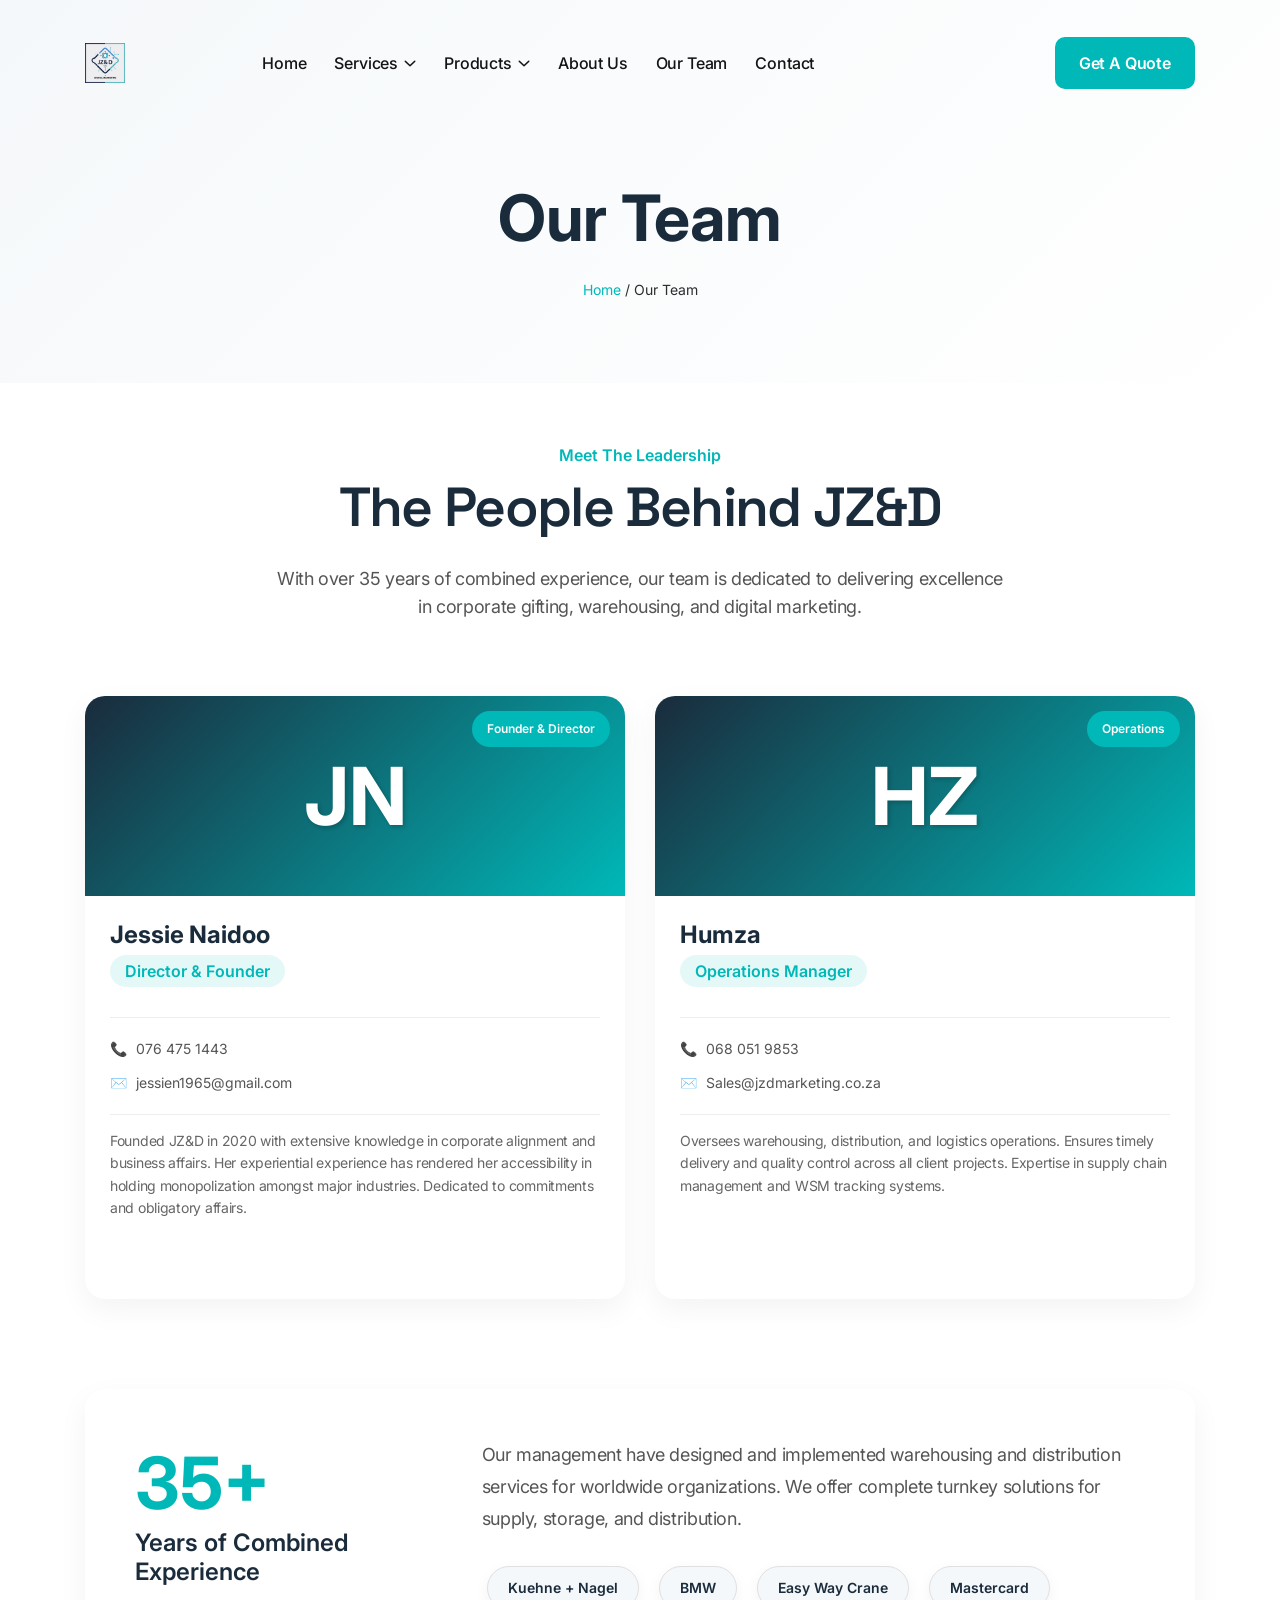
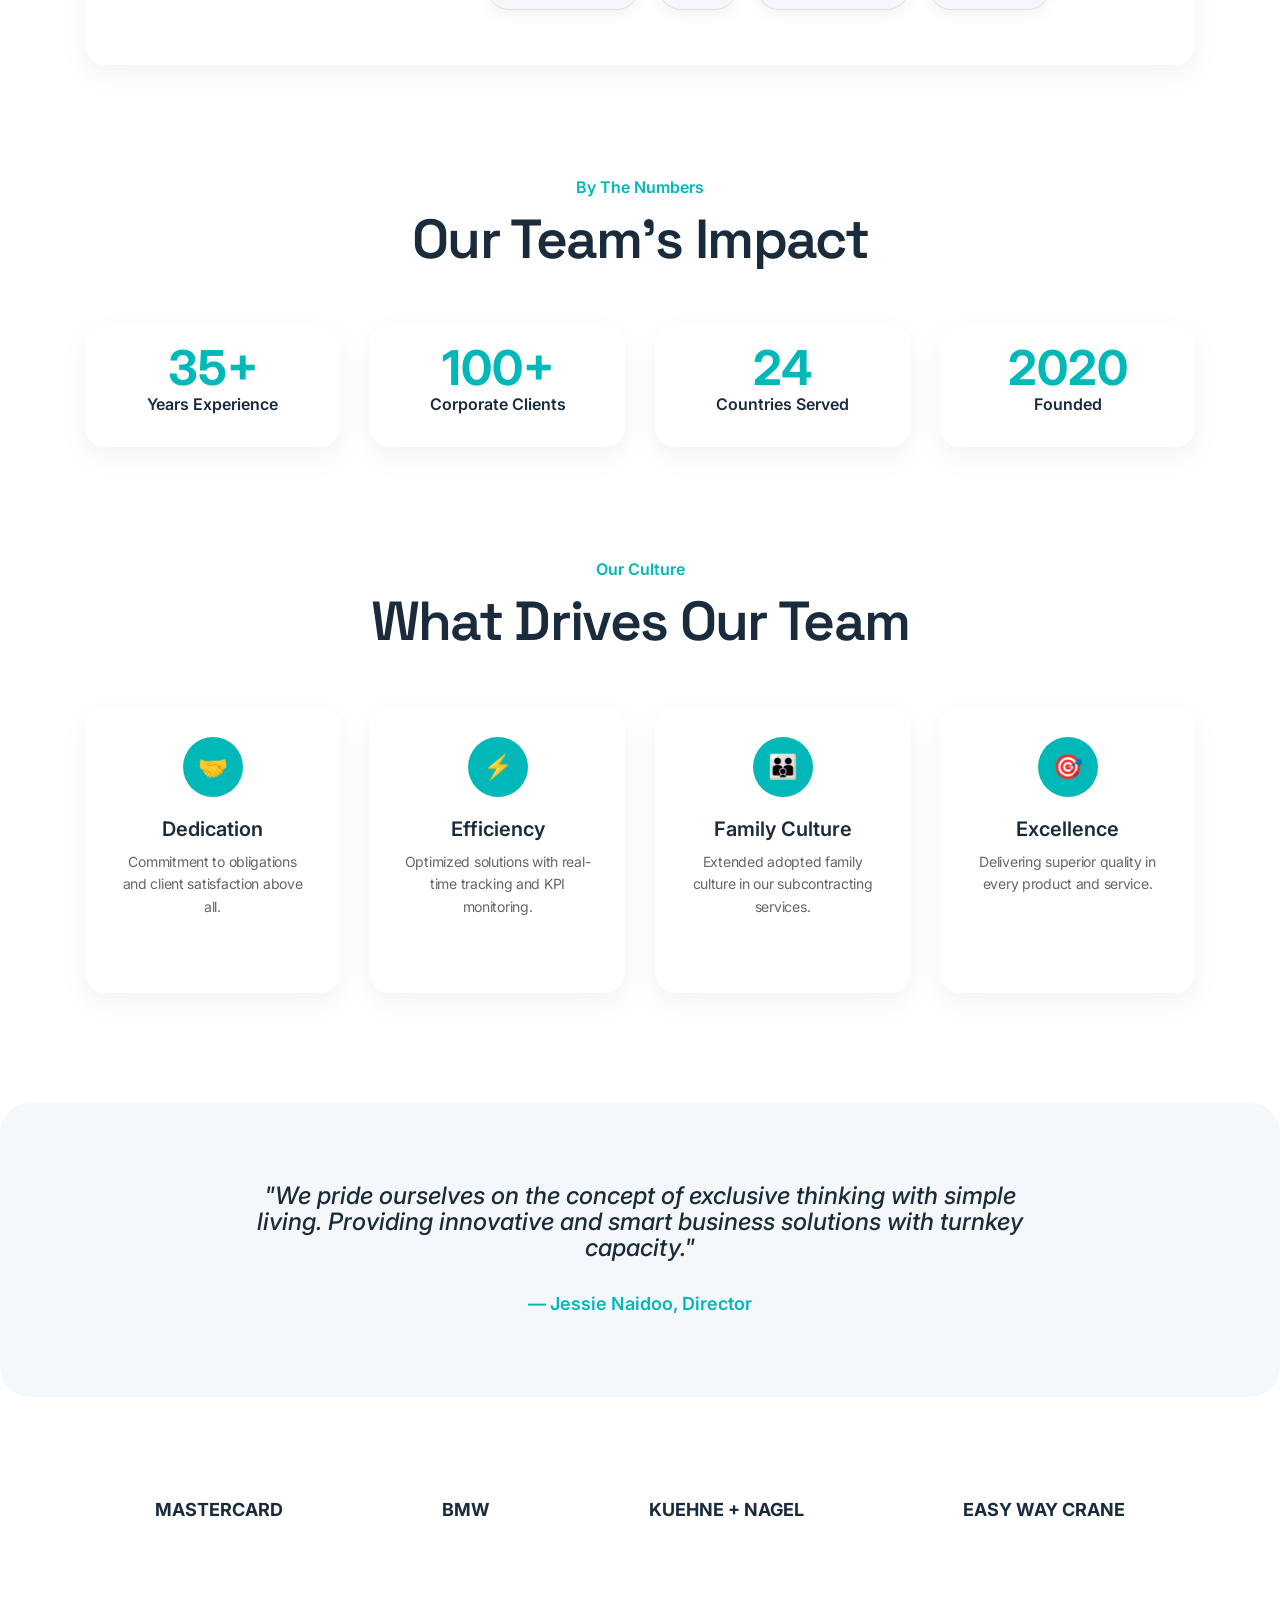
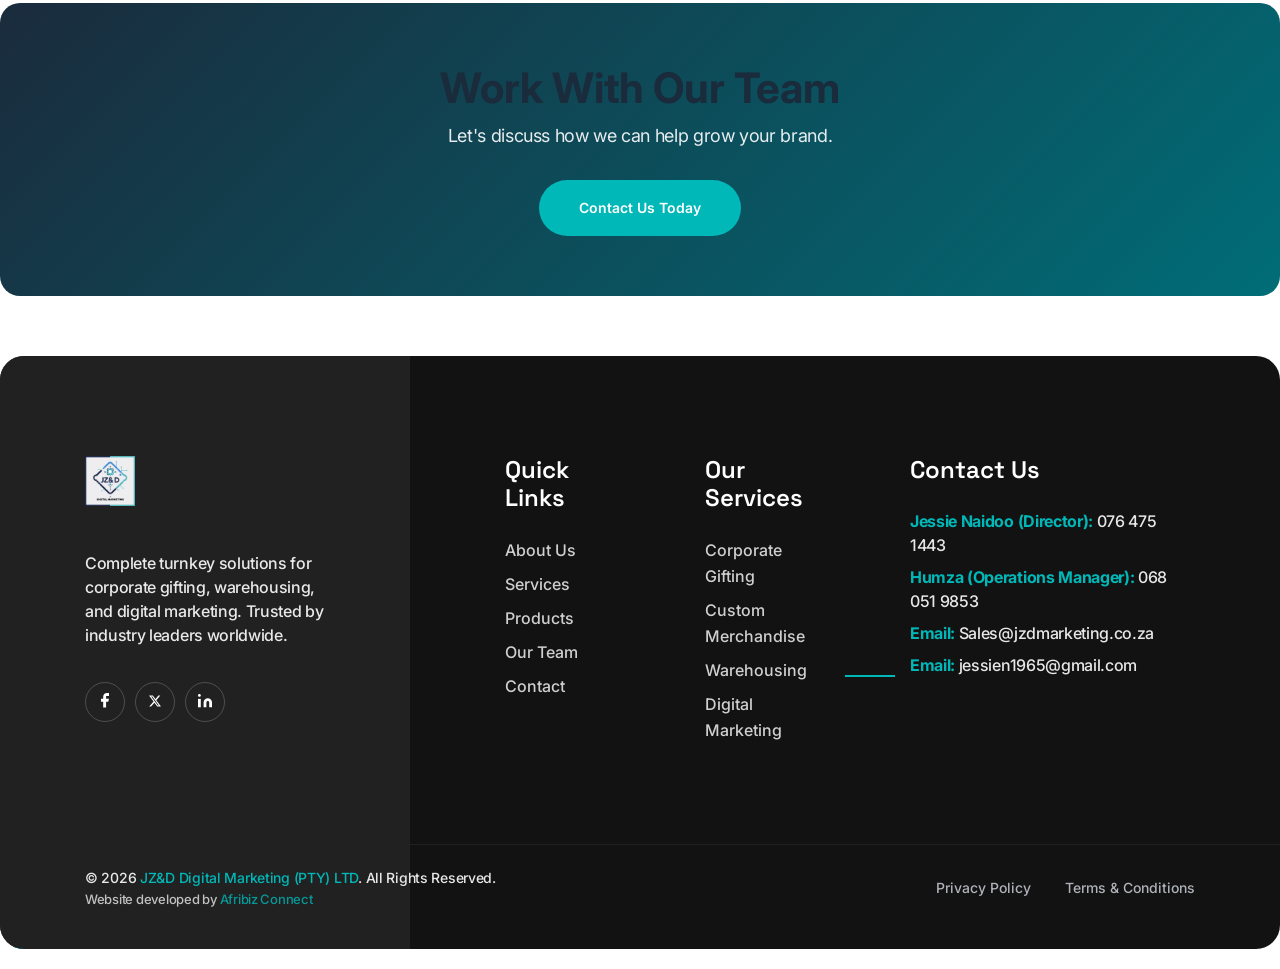
<file: Team.html>
<!DOCTYPE html>
<html class="no-js" lang="zxx">

<head>
    <meta charset="utf-8">
    <meta http-equiv="x-ua-compatible" content="ie=edge">
    <title>Our Team | JZ&D Digital Marketing – Meet Jessie Naidoo, Humza & Our Leadership</title>
    <meta name="description" content="Meet the leadership team at JZ&D Digital Marketing. Director Jessie Naidoo, Operations Manager Humza, and our team with over 35 years of combined experience.">
    <meta name="viewport" content="width=device-width, initial-scale=1">

    <!-- Place favicon.ico in the root directory -->
    <link rel="shortcut icon" type="image/x-icon" href="images/favicon.png">

    <!-- CSS here -->
    <link rel="stylesheet" href="css/bootstrap.css">
    <link rel="stylesheet" href="css/slick.css">
    <link rel="stylesheet" href="css/swiper-bundle.css">
    <link rel="stylesheet" href="css/magnific-popup.css">
    <link rel="stylesheet" href="css/font-awesome-pro.css">
    <link rel="stylesheet" href="css/spacing.css">
    <link rel="stylesheet" href="css/atropos.min.css">
    <link rel="stylesheet" href="css/main.css">
    <!-- CSS here -->

    <style>
        /* JZ&D Brand Colors */
        :root {
            --jzd-navy: #1A2B3C;
            --jzd-cyan: #00B8B8;
            --jzd-blue: #2B6F9E;
            --jzd-offwhite: #F5F8FA;
            --jzd-dark-navy: #0F1A24;
            --jzd-dark-teal: #006D77;
        }
        
        /* Logo size fixes */
        .tp-header-logo img {
            max-height: 40px !important;
            width: auto !important;
        }
        .dgm-footer-logo img {
            max-height: 50px !important;
            width: auto !important;
            margin-bottom: 15px;
        }
        
        /* Page header */
        .page-header {
            padding-top: 180px;
            padding-bottom: 80px;
            background: linear-gradient(135deg, var(--jzd-offwhite) 0%, white 100%);
        }
        .page-title {
            font-size: 64px;
            font-weight: 700;
            color: var(--jzd-navy);
            margin-bottom: 20px;
        }
        .page-breadcrumb a {
            color: var(--jzd-cyan);
            text-decoration: none;
        }
        
        /* Team Cards - Without Photos */
        .team-card {
            background: white;
            border-radius: 20px;
            overflow: hidden;
            box-shadow: 0 10px 30px rgba(0,0,0,0.05);
            transition: all 0.3s;
            height: 100%;
            margin-bottom: 30px;
            border-bottom: 4px solid transparent;
        }
        .team-card:hover {
            transform: translateY(-10px);
            box-shadow: 0 20px 40px rgba(0,184,184,0.15);
            border-bottom-color: var(--jzd-cyan);
        }
        
        /* Avatar Placeholders */
        .team-avatar {
            height: 200px;
            background: linear-gradient(135deg, var(--jzd-navy) 0%, var(--jzd-cyan) 100%);
            display: flex;
            align-items: center;
            justify-content: center;
            position: relative;
        }
        .avatar-initials {
            font-size: 80px;
            font-weight: 700;
            color: white;
            text-shadow: 2px 2px 4px rgba(0,0,0,0.2);
        }
        .team-badge {
            position: absolute;
            top: 15px;
            right: 15px;
            background: var(--jzd-cyan);
            color: white;
            padding: 5px 15px;
            border-radius: 50px;
            font-size: 12px;
            font-weight: 600;
            z-index: 2;
        }
        
        .team-content {
            padding: 25px;
        }
        .team-name {
            font-size: 24px;
            font-weight: 700;
            color: var(--jzd-navy);
            margin-bottom: 5px;
        }
        .team-position {
            color: var(--jzd-cyan);
            font-size: 16px;
            font-weight: 600;
            margin-bottom: 15px;
            display: inline-block;
            padding: 3px 15px;
            background: rgba(0,184,184,0.1);
            border-radius: 50px;
        }
        .team-contact-info {
            margin: 15px 0;
            padding: 10px 0;
            border-top: 1px solid #eee;
            border-bottom: 1px solid #eee;
        }
        .team-contact-item {
            margin: 8px 0;
            color: #555;
        }
        .team-contact-item a {
            color: #555;
            text-decoration: none;
            margin-left: 5px;
        }
        .team-contact-item a:hover {
            color: var(--jzd-cyan);
        }
        .team-bio {
            color: #666;
            line-height: 1.6;
            font-size: 14px;
            margin-bottom: 20px;
        }
        
        /* Experience Card */
        .experience-card {
            background: linear-gradient(135deg, var(--jzd-navy) 0%, var(--jzd-dark-teal) 100%);
            border-radius: 20px;
            padding: 40px;
            color: white;
            margin-bottom: 30px;
        }
        .experience-number {
            font-size: 80px;
            font-weight: 700;
            line-height: 1;
            margin-bottom: 15px;
            color: var(--jzd-cyan);
        }
        .experience-title {
            font-size: 28px;
            font-weight: 600;
            margin-bottom: 20px;
        }
        .client-badges {
            display: flex;
            flex-wrap: wrap;
            gap: 10px;
            margin-top: 15px;
        }
        .client-badge {
            background: rgba(255,255,255,0.15);
            padding: 8px 20px;
            border-radius: 50px;
            font-size: 14px;
            font-weight: 500;
            border: 1px solid rgba(255,255,255,0.2);
        }
        
        /* Values Cards */
        .values-card {
            background: white;
            border-radius: 20px;
            padding: 30px;
            box-shadow: 0 10px 30px rgba(0,0,0,0.05);
            height: 100%;
            margin-bottom: 30px;
            text-align: center;
        }
        .values-icon {
            width: 60px;
            height: 60px;
            background: var(--jzd-cyan);
            border-radius: 50%;
            display: flex;
            align-items: center;
            justify-content: center;
            margin: 0 auto 20px;
            color: white;
            font-size: 24px;
        }
        .values-title {
            font-size: 20px;
            font-weight: 600;
            color: var(--jzd-navy);
            margin-bottom: 10px;
        }
        .values-text {
            color: #666;
            line-height: 1.6;
            font-size: 14px;
        }
        
        /* Stats */
        .stat-item {
            text-align: center;
            padding: 30px;
            background: white;
            border-radius: 20px;
            box-shadow: 0 10px 30px rgba(0,0,0,0.05);
            height: 100%;
        }
        .stat-number {
            font-size: 48px;
            font-weight: 700;
            color: var(--jzd-cyan);
            margin-bottom: 10px;
        }
        .stat-label {
            font-size: 16px;
            color: var(--jzd-navy);
            font-weight: 600;
        }
        
        /* Quote Section */
        .quote-section {
            background: var(--jzd-offwhite);
            padding: 80px 0;
            border-radius: 30px;
            margin: 40px 0;
            text-align: center;
        }
        .quote-text {
            font-size: 24px;
            font-weight: 500;
            color: var(--jzd-navy);
            max-width: 800px;
            margin: 0 auto 30px;
            font-style: italic;
        }
        .quote-author {
            font-size: 18px;
            color: var(--jzd-cyan);
            font-weight: 600;
        }
        
        /* Client logo text fallbacks */
        .client-logo-text {
            font-weight: 700;
            color: var(--jzd-navy);
            font-size: 18px;
            padding: 20px;
            text-align: center;
        }
        
        @media (max-width: 767px) {
            .page-title { font-size: 42px; }
            .experience-number { font-size: 60px; }
            .quote-text { font-size: 20px; }
        }
    </style>
</head>

<body class="tp-magic-cursor">

    <!-- preloader -->
    <!-- <div id="preloader">
        <div class="preloader">
            <span></span>
            <span></span>
        </div>
    </div> -->

    <!-- back to top -->
    <div class="back-to-top-wrapper">
        <button id="back_to_top" type="button" class="back-to-top-btn">
            <svg width="12" height="7" viewBox="0 0 12 7" fill="none"><path d="M11 6L6 1L1 6" stroke="currentColor" stroke-width="1.5" stroke-linecap="round" stroke-linejoin="round"/></svg>
        </button>
    </div>

    <!-- offcanvas -->
    <div class="tp-offcanvas-area">
        <div class="tp-offcanvas-wrapper">
            <div class="tp-offcanvas-top d-flex align-items-center justify-content-between">
                <div class="tp-offcanvas-logo">
                    <a href="index.html">
                        <img data-width="120" src="images/jzd-logo.jpg" alt="JZ&D Digital Marketing">
                    </a>
                </div>
                <div class="tp-offcanvas-close">
                    <button class="tp-offcanvas-close-btn">
                        <svg width="37" height="38" viewBox="0 0 37 38"><path d="M9.19141 9.80762L27.5762 28.1924" stroke="currentColor" stroke-width="1.5"/><path d="M9.19141 28.1924L27.5762 9.80761" stroke="currentColor" stroke-width="1.5"/></svg>
                    </button>
                </div>
            </div>
            <div class="tp-offcanvas-main">
                <div class="tp-offcanvas-content d-none d-xl-block">
                    <h3 class="tp-offcanvas-title">Hello There!</h3>
                    <p>Welcome to JZ&D Digital Marketing – Your trusted partner for corporate gifting and digital solutions.</p>
                </div>
                <div class="tp-offcanvas-contact">
                    <h3 class="tp-offcanvas-title sm">Contact Information</h3>
                    <ul>
                        <li><a href="tel:0764751443">Jessie Naidoo: 076 475 1443</a></li>
                        <li><a href="tel:0680519853">Humza: 068 051 9853</a></li>
                        <li><a href="mailto:Sales@jzdmarketing.co.za">Sales@jzdmarketing.co.za</a></li>
                    </ul>
                </div>
            </div>
        </div>
    </div>
    <div class="body-overlay"></div>

    <header>
        <div id="header-sticky" class="tp-header-area tp-header-ptb tp-header-blur sticky-white-bg header-transparent tp-header-3-style">
            <div class="container container-1750">
                <div class="row align-items-center">
                    <div class="col-xl-1 col-lg-5 col-5">
                        <div class="tp-header-logo">
                            <a href="index.html"><img data-width="120" src="images/jzd-logo.jpg" alt="JZ&D Digital Marketing"></a>
                        </div>
                    </div>
                    <div class="col-xl-11 col-lg-7 col-7">
                        <div class="tp-header-box d-flex align-items-center justify-content-end justify-content-xl-between">
                            <div class="tp-header-menu tp-header-dropdown dropdown-white-bg d-none d-xl-flex">
                                <nav>
                                    <ul>
                                        <li><a href="index.html">Home</a></li>
                                        <li class="has-dropdown">
                                            <a href="services.html">Services</a>
                                            <ul class="tp-submenu">
                                                <li><a href="services.html#corporate-gifting">Corporate Gifting</a></li>
                                                <li><a href="services.html#branded-merchandise">Custom Merchandise</a></li>
                                                <li><a href="services.html#warehousing">Warehousing</a></li>
                                                <li><a href="services.html#digital-marketing">Digital Marketing</a></li>
                                            </ul>
                                        </li>
                                        <li class="has-dropdown">
                                            <a href="products.html">Products</a>
                                            <ul class="tp-submenu">
                                                <li><a href="products.html#gift-hampers">Gift Hampers</a></li>
                                                <li><a href="products.html#promotional">Promotional</a></li>
                                                <li><a href="products.html#appreciation">Appreciation</a></li>
                                                <li><a href="products.html#executive">Executive</a></li>
                                            </ul>
                                        </li>
                                        <li><a href="about.html">About Us</a></li>
                                        <li><a href="team.html">Our Team</a></li>
                                        <li><a href="contact.html">Contact</a></li>
                                    </ul>
                                </nav>
                            </div>
                            <div class="tp-header-btn d-none d-md-flex">
                                <a class="tp-btn-yellow-green green-solid" href="contact.html">
                                    <span><span class="text-1">Get a Quote</span><span class="text-2">Get a Quote</span></span>
                                </a>
                            </div>
                            <div class="tp-header-bar ml-15 d-xl-none">
                                <button class="tp-offcanvas-open-btn"><i></i><i></i><i></i></button>
                            </div>
                        </div>
                    </div>
                </div>
            </div>
        </div>
    </header>

    <div id="smooth-wrapper">
        <div id="smooth-content">

            <main>

                <!-- page header -->
                <div class="page-header">
                    <div class="container container-1230">
                        <div class="row">
                            <div class="col-lg-12 text-center">
                                <h1 class="page-title">Our Team</h1>
                                <div class="page-breadcrumb">
                                    <a href="index.html">Home</a> / <span>Our Team</span>
                                </div>
                            </div>
                        </div>
                    </div>
                </div>

                <!-- intro -->
                <div class="pt-60 pb-40">
                    <div class="container container-1230">
                        <div class="row">
                            <div class="col-lg-8 mx-auto text-center">
                                <span class="tp-section-subtitle subtitle-black mb-15">Meet the Leadership</span>
                                <h4 class="tp-section-title-grotesk mb-30">The People Behind JZ&D</h4>
                                <p style="color: #555; font-size: 18px;">
                                    With over 35 years of combined experience, our team is dedicated to delivering excellence 
                                    in corporate gifting, warehousing, and digital marketing.
                                </p>
                            </div>
                        </div>
                    </div>
                </div>

                <!-- team members - NO PHOTOS NEEDED -->
                <div class="pt-20 pb-40">
                    <div class="container container-1230">
                        <div class="row">
                            <!-- Jessie Naidoo - Director -->
                            <div class="col-lg-6">
                                <div class="team-card">
                                    <div class="team-avatar">
                                        <span class="team-badge">Founder & Director</span>
                                        <div class="avatar-initials">JN</div>
                                    </div>
                                    <div class="team-content">
                                        <h2 class="team-name">Jessie Naidoo</h2>
                                        <span class="team-position">Director & Founder</span>
                                        <div class="team-contact-info">
                                            <div class="team-contact-item">📞 <a href="tel:0764751443">076 475 1443</a></div>
                                            <div class="team-contact-item">✉️ <a href="mailto:jessien1965@gmail.com">jessien1965@gmail.com</a></div>
                                        </div>
                                        <p class="team-bio">
                                            Founded JZ&D in 2020 with extensive knowledge in corporate alignment and business affairs. 
                                            Her experiential experience has rendered her accessibility in holding monopolization amongst 
                                            major industries. Dedicated to commitments and obligatory affairs.
                                        </p>
                                    </div>
                                </div>
                            </div>
                            
                            <!-- Humza - Operations Manager -->
                            <div class="col-lg-6">
                                <div class="team-card">
                                    <div class="team-avatar">
                                        <span class="team-badge">Operations</span>
                                        <div class="avatar-initials">HZ</div>
                                    </div>
                                    <div class="team-content">
                                        <h2 class="team-name">Humza</h2>
                                        <span class="team-position">Operations Manager</span>
                                        <div class="team-contact-info">
                                            <div class="team-contact-item">📞 <a href="tel:0680519853">068 051 9853</a></div>
                                            <div class="team-contact-item">✉️ <a href="mailto:Sales@jzdmarketing.co.za">Sales@jzdmarketing.co.za</a></div>
                                        </div>
                                        <p class="team-bio">
                                            Oversees warehousing, distribution, and logistics operations. Ensures timely delivery 
                                            and quality control across all client projects. Expertise in supply chain management 
                                            and WSM tracking systems.
                                        </p>
                                    </div>
                                </div>
                            </div>
                        </div>
                    </div>
                </div>

               <!-- experience card -->
<div class="pt-20 pb-40">
    <div class="container container-1230">
        <div class="row">
            <div class="col-lg-12">
                <div class="experience-card" style="background: white; padding: 50px; border-radius: 20px; box-shadow: 0 10px 30px rgba(0,0,0,0.05);">
                    <div class="row align-items-center">
                        <div class="col-lg-4 text-center text-lg-start">
                            <div class="experience-number" style="font-size: 72px; font-weight: 700; color: var(--jzd-cyan); line-height: 1; margin-bottom: 10px;">35+</div>
                            <h3 class="experience-title" style="font-size: 24px; font-weight: 600; color: var(--jzd-navy);">Years of Combined Experience</h3>
                        </div>
                        <div class="col-lg-8">
                            <p class="experience-text" style="color: #555555; font-size: 18px; line-height: 1.8; margin-bottom: 25px;">
                                Our management have designed and implemented warehousing and distribution services for worldwide organizations. 
                                We offer complete turnkey solutions for supply, storage, and distribution.
                            </p>
                            <div class="client-badges">
                                <span class="client-badge" style="background: var(--jzd-offwhite); color: var(--jzd-navy); padding: 8px 20px; border-radius: 50px; font-weight: 600; display: inline-block; margin: 5px; border: 1px solid #e0e0e0;">Kuehne + Nagel</span>
                                <span class="client-badge" style="background: var(--jzd-offwhite); color: var(--jzd-navy); padding: 8px 20px; border-radius: 50px; font-weight: 600; display: inline-block; margin: 5px; border: 1px solid #e0e0e0;">BMW</span>
                                <span class="client-badge" style="background: var(--jzd-offwhite); color: var(--jzd-navy); padding: 8px 20px; border-radius: 50px; font-weight: 600; display: inline-block; margin: 5px; border: 1px solid #e0e0e0;">Easy Way Crane</span>
                                <span class="client-badge" style="background: var(--jzd-offwhite); color: var(--jzd-navy); padding: 8px 20px; border-radius: 50px; font-weight: 600; display: inline-block; margin: 5px; border: 1px solid #e0e0e0;">Mastercard</span>
                            </div>
                        </div>
                    </div>
                </div>
            </div>
        </div>
    </div>
</div>

                <!-- stats -->
                <div class="pt-40 pb-40">
                    <div class="container container-1230">
                        <div class="row">
                            <div class="col-lg-12 text-center mb-50">
                                <span class="tp-section-subtitle subtitle-black mb-15">By The Numbers</span>
                                <h4 class="tp-section-title-grotesk">Our Team's Impact</h4>
                            </div>
                        </div>
                        <div class="row">
                            <div class="col-lg-3 col-md-6 mb-30">
                                <div class="stat-item"><div class="stat-number">35+</div><div class="stat-label">Years Experience</div></div>
                            </div>
                            <div class="col-lg-3 col-md-6 mb-30">
                                <div class="stat-item"><div class="stat-number">100+</div><div class="stat-label">Corporate Clients</div></div>
                            </div>
                            <div class="col-lg-3 col-md-6 mb-30">
                                <div class="stat-item"><div class="stat-number">24</div><div class="stat-label">Countries Served</div></div>
                            </div>
                            <div class="col-lg-3 col-md-6 mb-30">
                                <div class="stat-item"><div class="stat-number">2020</div><div class="stat-label">Founded</div></div>
                            </div>
                        </div>
                    </div>
                </div>

                <!-- values -->
                <div class="pt-40 pb-40">
                    <div class="container container-1230">
                        <div class="row">
                            <div class="col-lg-12 text-center mb-50">
                                <span class="tp-section-subtitle subtitle-black mb-15">Our Culture</span>
                                <h4 class="tp-section-title-grotesk">What Drives Our Team</h4>
                            </div>
                        </div>
                        <div class="row">
                            <div class="col-lg-3 col-md-6 mb-30">
                                <div class="values-card"><div class="values-icon">🤝</div><h3 class="values-title">Dedication</h3><p class="values-text">Commitment to obligations and client satisfaction above all.</p></div>
                            </div>
                            <div class="col-lg-3 col-md-6 mb-30">
                                <div class="values-card"><div class="values-icon">⚡</div><h3 class="values-title">Efficiency</h3><p class="values-text">Optimized solutions with real-time tracking and KPI monitoring.</p></div>
                            </div>
                            <div class="col-lg-3 col-md-6 mb-30">
                                <div class="values-card"><div class="values-icon">👪</div><h3 class="values-title">Family Culture</h3><p class="values-text">Extended adopted family culture in our subcontracting services.</p></div>
                            </div>
                            <div class="col-lg-3 col-md-6 mb-30">
                                <div class="values-card"><div class="values-icon">🎯</div><h3 class="values-title">Excellence</h3><p class="values-text">Delivering superior quality in every product and service.</p></div>
                            </div>
                        </div>
                    </div>
                </div>

                <!-- quote -->
                <div class="quote-section">
                    <div class="container container-1230">
                        <div class="row">
                            <div class="col-lg-10 mx-auto">
                                <div class="quote-text">
                                    "We pride ourselves on the concept of exclusive thinking with simple living. 
                                    Providing innovative and smart business solutions with turnkey capacity."
                                </div>
                                <div class="quote-author">— Jessie Naidoo, Director</div>
                            </div>
                        </div>
                    </div>
                </div>

                <!-- client logos - TEXT ONLY -->
                <div class="dgm-brand-area fix pt-40 pb-60">
                    <div class="container container-1230">
                        <div class="row">
                            <div class="col-lg-12">
                                <div class="dgm-brand-wrapper" style="display: flex; justify-content: space-around; flex-wrap: wrap; gap: 20px;">
                                    <div class="client-logo-text">MASTERCARD</div>
                                    <div class="client-logo-text">BMW</div>
                                    <div class="client-logo-text">KUEHNE + NAGEL</div>
                                    <div class="client-logo-text">EASY WAY CRANE</div>
                                </div>
                            </div>
                        </div>
                    </div>
                </div>

                <!-- cta -->
                <div style="margin: 0 0 60px 0; padding: 60px 0; background: linear-gradient(135deg, var(--jzd-navy) 0%, var(--jzd-dark-teal) 100%); border-radius: 20px; color: white; text-align: center;">
                    <div class="container container-1230">
                        <h2 style="font-size: 42px; font-weight: 700; color: white;">Work With Our Team</h2>
                        <p style="color: rgba(255,255,255,0.9); font-size: 18px; margin-bottom: 30px;">Let's discuss how we can help grow your brand.</p>
                        <a href="contact.html" style="background: var(--jzd-cyan); color: white; padding: 15px 40px; border-radius: 50px; text-decoration: none; font-weight: 600; display: inline-block;">Contact Us Today</a>
                    </div>
                </div>

            </main>
<footer class="pb-20">
    <div id="contact" class="dgm-footer-bg p-relative">
        <!-- footer area start -->
        <div class="dgm-footer-area black-bg-5 pt-100 pb-60">
            <div class="container container-1430">
                <div class="row">

                    <!-- Logo & About -->
                    <div class="col-xl-4 col-lg-4 col-md-6 mb-40">
                        <div class="dgm-footer-widget dgm-footer-col-1 z-index-1 tp_fade_anim" data-delay=".3">
                            <div class="dgm-footer-logo mb-30">
                                <a href="index.html">
                                    <img data-width="120px" src="images/jzd-logo.jpg" alt="JZ&D Digital Marketing">
                                </a>
                            </div>

                            <div class="dgm-footer-widget-paragraph mb-35">
                                <p>
                                    Complete turnkey solutions for corporate gifting, warehousing, 
                                    and digital marketing. Trusted by industry leaders worldwide.
                                </p>
                            </div>

                            <div class="dgm-footer-widget-social">
                                <a href="#">
                                    <span>
                                        <!-- Facebook -->
                                        <svg width="8" height="15" viewBox="0 0 8 15" fill="none">
                                            <path d="M8 0H5.81818C4.85376 0 3.92883 0.383116 3.24688 1.06507C2.56493 1.74702 2.18182 2.67194 2.18182 3.63636V5.81818H0V8.72727H2.18182V14.5455H5.09091V8.72727H7.27273L8 5.81818H5.09091V3.63636C5.09091 3.44348 5.16753 3.25849 5.30392 3.1221C5.44031 2.98571 5.6253 2.90909 5.81818 2.90909H8V0Z" fill="currentcolor"></path>
                                        </svg>
                                    </span>
                                </a>

                                <a href="#">
                                    <span>
                                        <!-- X / Twitter -->
                                        <svg xmlns="http://www.w3.org/2000/svg" width="12" height="12" viewBox="0 0 12 12" fill="none">
                                            <path d="M9.4507 0.5H11.2908L7.27076 5.15949L12 11.5H8.29704L5.39675 7.65451L2.07815 11.5H0.236963L4.53678 6.51615L0 0.5H3.79697L6.41858 4.01492L9.4507 0.5ZM8.8049 10.3831H9.8245L3.24294 1.55826H2.1488L8.8049 10.3831Z" fill="currentcolor"></path>
                                        </svg>
                                    </span>
                                </a>

                                <a href="#">
                                    <span>
                                        <!-- LinkedIn -->
                                        <svg width="14" height="14" viewBox="0 0 14 14" fill="none">
                                            <path d="M9.8001 4.2002C10.914 4.2002 11.9823 4.64269 12.7699 5.43035C13.5576 6.218 14.0001 7.28629 14.0001 8.4002V13.3002H11.2001V8.4002C11.2001 8.02889 11.0526 7.6728 10.79 7.41025C10.5275 7.1477 10.1714 7.0002 9.8001 7.0002C9.42879 7.0002 9.0727 7.1477 8.81015 7.41025C8.5476 7.6728 8.4001 8.02889 8.4001 8.4002V13.3002H5.6001V8.4002C5.6001 7.28629 6.0426 6.218 6.83025 5.43035C7.6179 4.64269 8.68619 4.2002 9.8001 4.2002Z" fill="currentcolor"></path>
                                            <path d="M2.8 4.89941H0V13.2994H2.8V4.89941Z" fill="currentcolor"></path>
                                            <path d="M1.4 2.8C2.1732 2.8 2.8 2.1732 2.8 1.4C2.8 0.626801 2.1732 0 1.4 0C0.626801 0 0 0.626801 0 1.4C0 2.1732 0.626801 2.8 1.4 2.8Z" fill="currentcolor"></path>
                                        </svg>
                                    </span>
                                </a>
                            </div>
                        </div>
                    </div>

                    <!-- Quick Links -->
                    <div class="col-xl-2 col-lg-2 col-md-3 mb-40">
                        <div class="dgm-footer-widget dgm-footer-col-2 tp_fade_anim" data-delay=".4">
                            <h4 class="dgm-footer-widget-title">Quick Links</h4>
                            <div class="dgm-footer-widget-menu">
                                <ul>
                                    <li><a href="#about">About Us</a></li>
                                    <li><a href="#services">Services</a></li>
                                    <li><a href="#products">Products</a></li>
                                    <li><a href="#team">Our Team</a></li>
                                    <li><a href="#contact">Contact</a></li>
                                </ul>
                            </div>
                        </div>
                    </div>

                    <!-- Services -->
                    <div class="col-xl-2 col-lg-2 col-md-3 mb-40">
                        <div class="dgm-footer-widget dgm-footer-col-3 tp_fade_anim" data-delay=".5">
                            <h4 class="dgm-footer-widget-title">Our Services</h4>
                            <div class="dgm-footer-widget-menu">
                                <ul>
                                    <li><a href="#corporate-gifting">Corporate Gifting</a></li>
                                    <li><a href="#branded-merchandise">Custom Merchandise</a></li>
                                    <li><a href="#warehousing">Warehousing</a></li>
                                    <li><a href="#digital-marketing">Digital Marketing</a></li>
                                </ul>
                            </div>
                        </div>
                    </div>

                    <!-- Contact -->
                    <div class="col-xl-4 col-lg-4 col-md-6 mb-40">
                        <div class="dgm-footer-widget dgm-footer-col-4 z-index-1 tp_fade_anim" data-delay=".6">
                            <h4 class="dgm-footer-widget-title">Contact Us</h4>
                            <div class="dgm-footer-widget-paragraph color-style mb-20">
                                <p class="mb-2"><strong>Jessie Naidoo (Director):</strong> 076 475 1443</p>
                                <p class="mb-2"><strong>Humza (Operations Manager):</strong> 068 051 9853</p>
                                <p class="mb-2"><strong>Email:</strong> Sales@jzdmarketing.co.za</p>
                                <p class="mb-2"><strong>Email:</strong> jessien1965@gmail.com</p>
                            </div>
                        </div>
                    </div>

                </div>
            </div>
        </div>

        <!-- Copyright -->
        <div class="tp-copyright-2-area tp-copyright-2-border black-bg-5">
            <div class="container container-1430">
                <div class="row align-items-center">

                    <div class="col-xl-6 col-lg-6 col-md-6">
                        <div class="tp-copyright-2-left text-center text-md-start z-index-1">
                            <p>© 2026 <a href="#">JZ&D Digital Marketing (PTY) LTD</a>. All Rights Reserved.</p>
                            <p style="font-size:13px; opacity:0.8;">
                                Website developed by 
                                <a href="https://afribizconnect.co.za/" target="_blank" rel="noopener">
                                    Afribiz Connect
                                </a>
                            </p>
                        </div>
                    </div>

                    <div class="col-xl-6 col-lg-6 col-md-6">
                        <div class="tp-copyright-2-right">
                            <div class="tp-copyright-2-menu text-md-end text-center">
                                <ul>
                                    <li><a href="/privacy.html">Privacy Policy</a></li>
                                    <li><a href="/terms.html">Terms & Conditions</a></li>
                                </ul>
                            </div>
                        </div>
                    </div>

                </div>
            </div>
        </div>

    </div>
</footer>

        </div>
    </div>

    <!-- JS -->
    <script src="js/jquery.js"></script>
    <script src="js/bootstrap-bundle.js"></script>
    <script src="js/swiper-bundle.js"></script>
    <script src="js/main.js"></script>

</body>
</html>
</file>
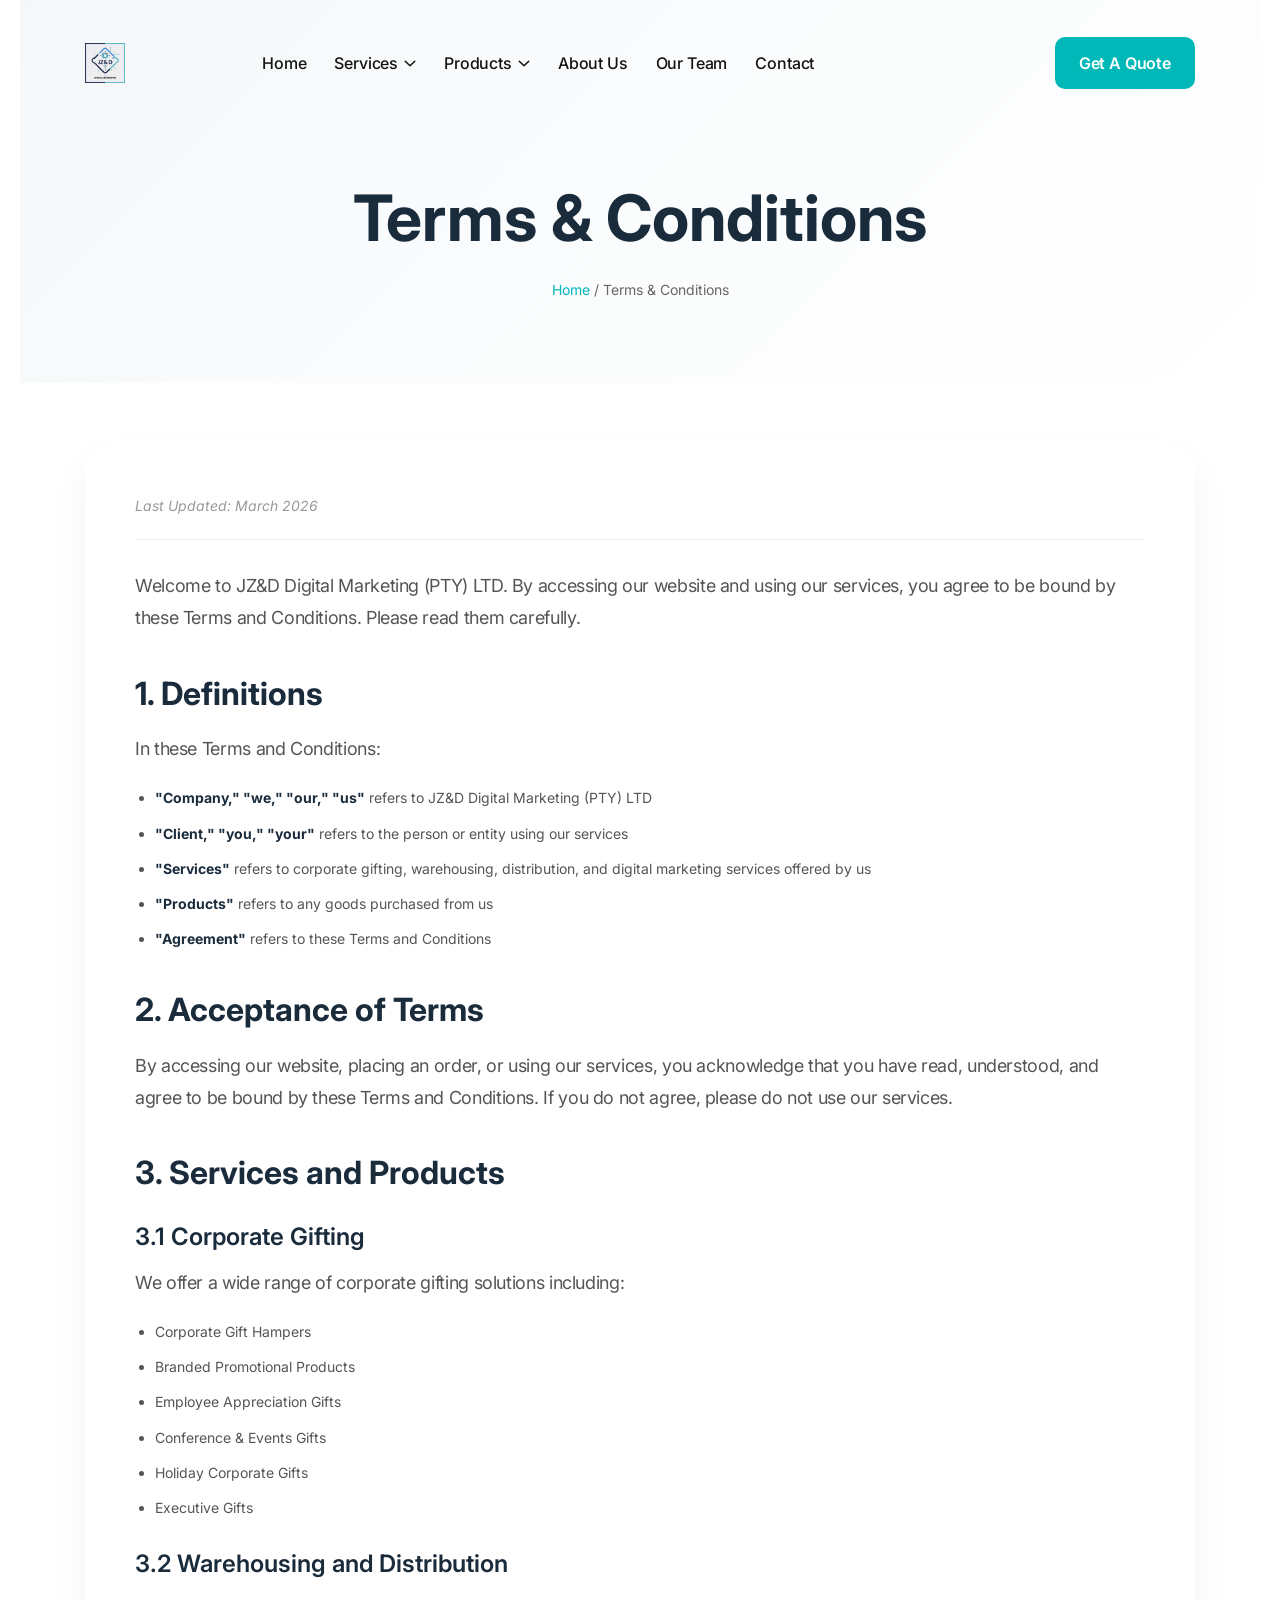
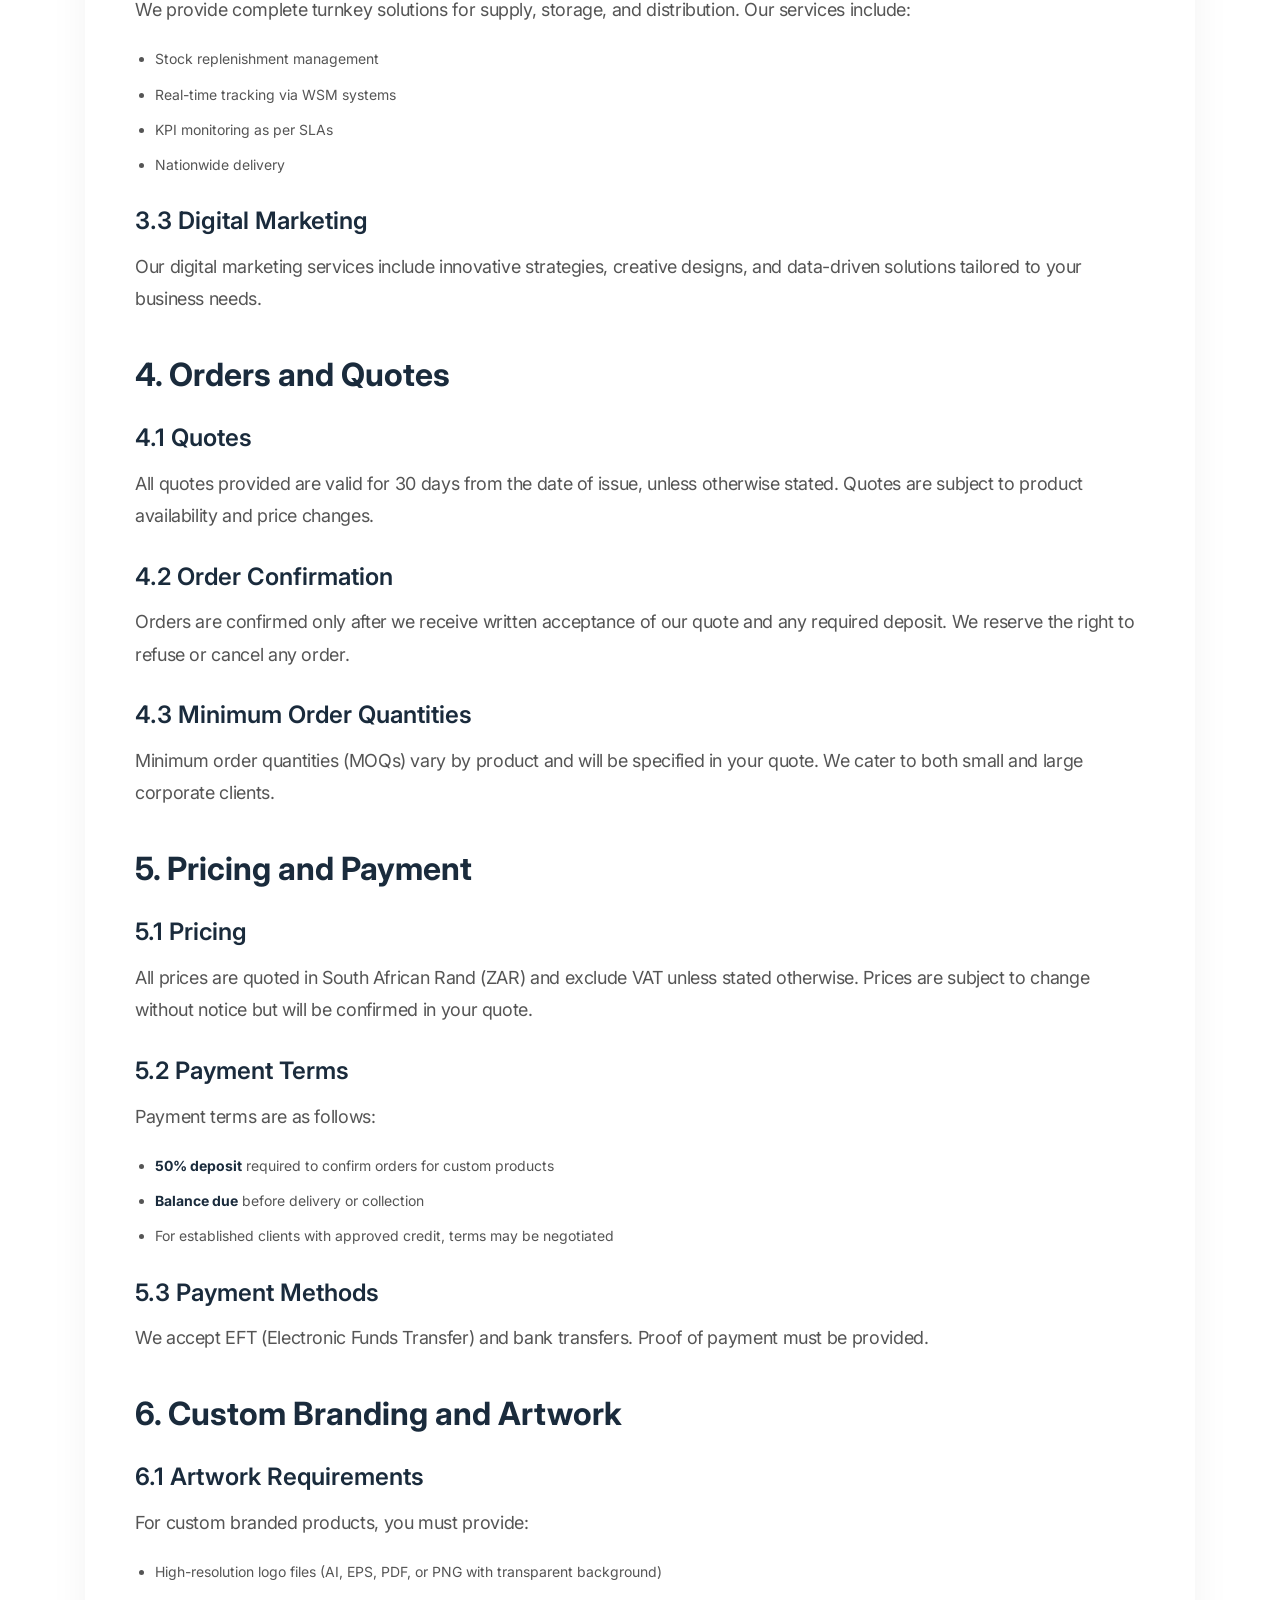
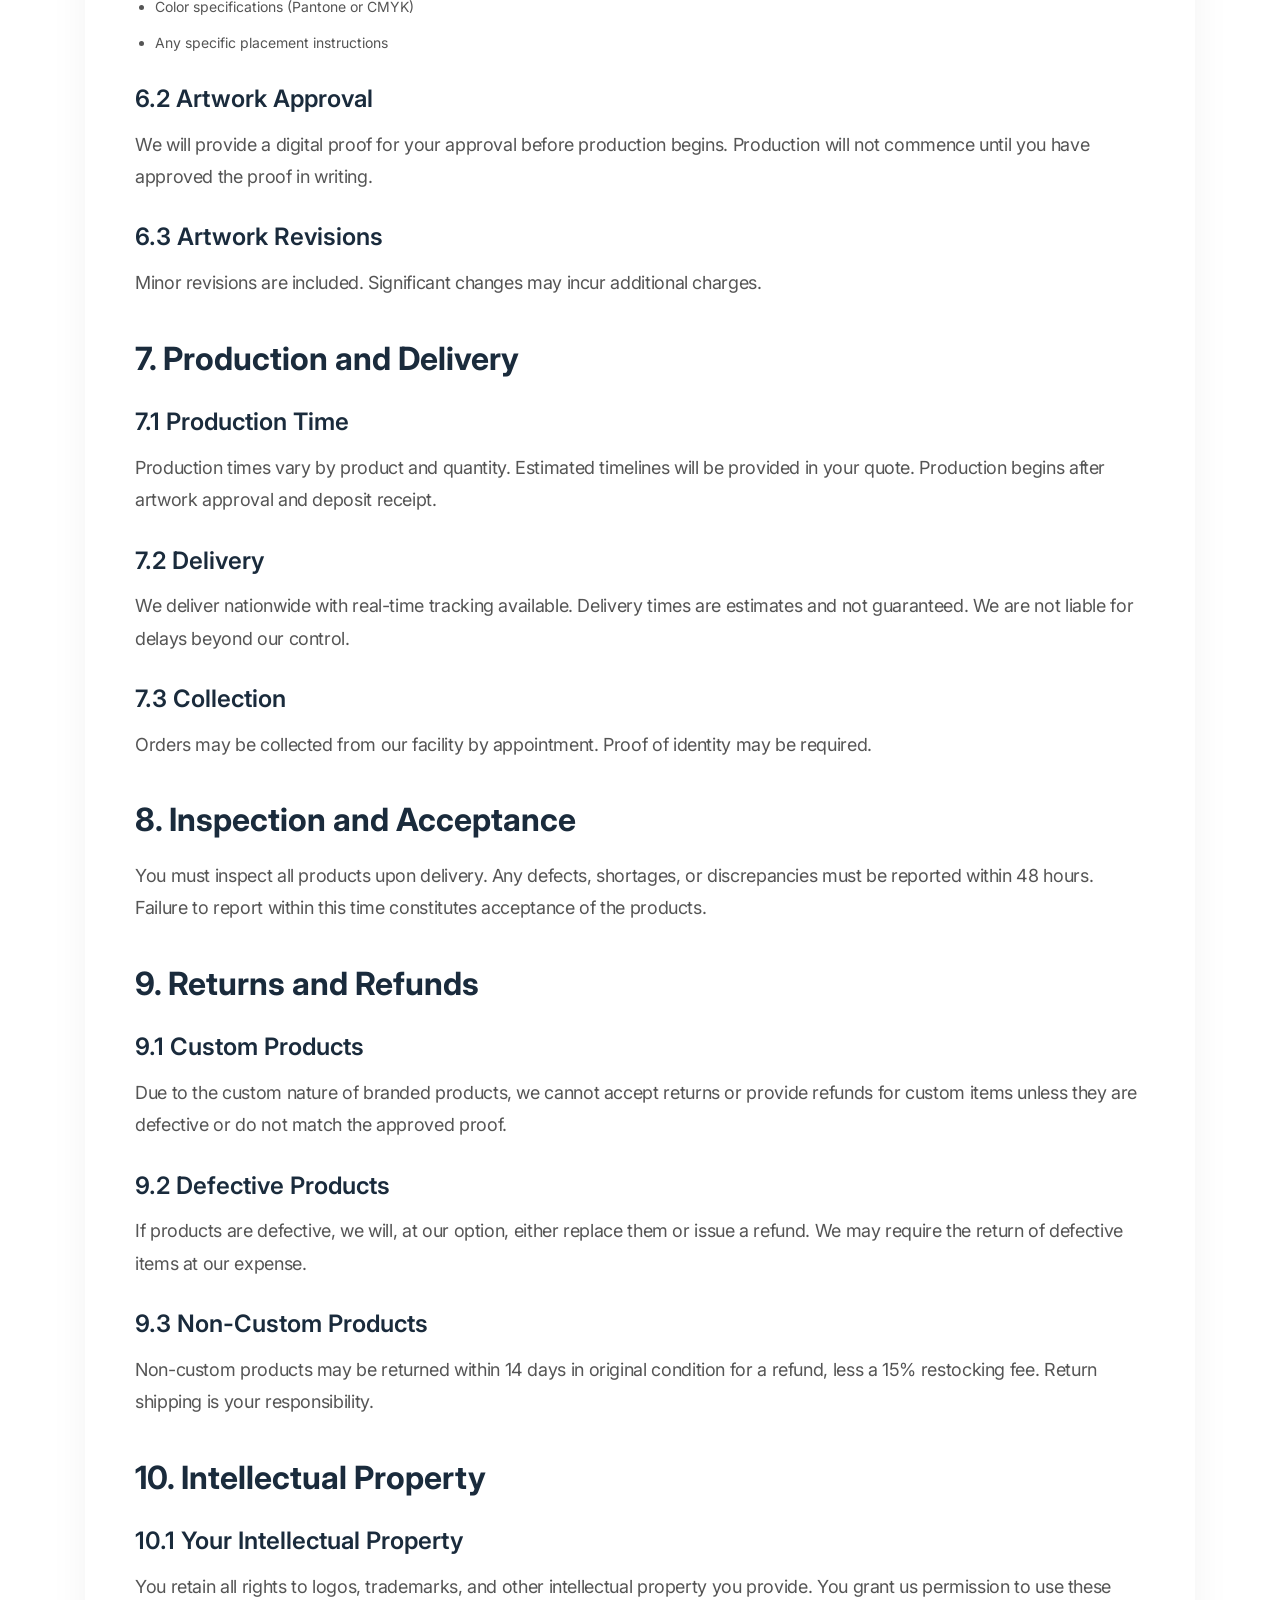
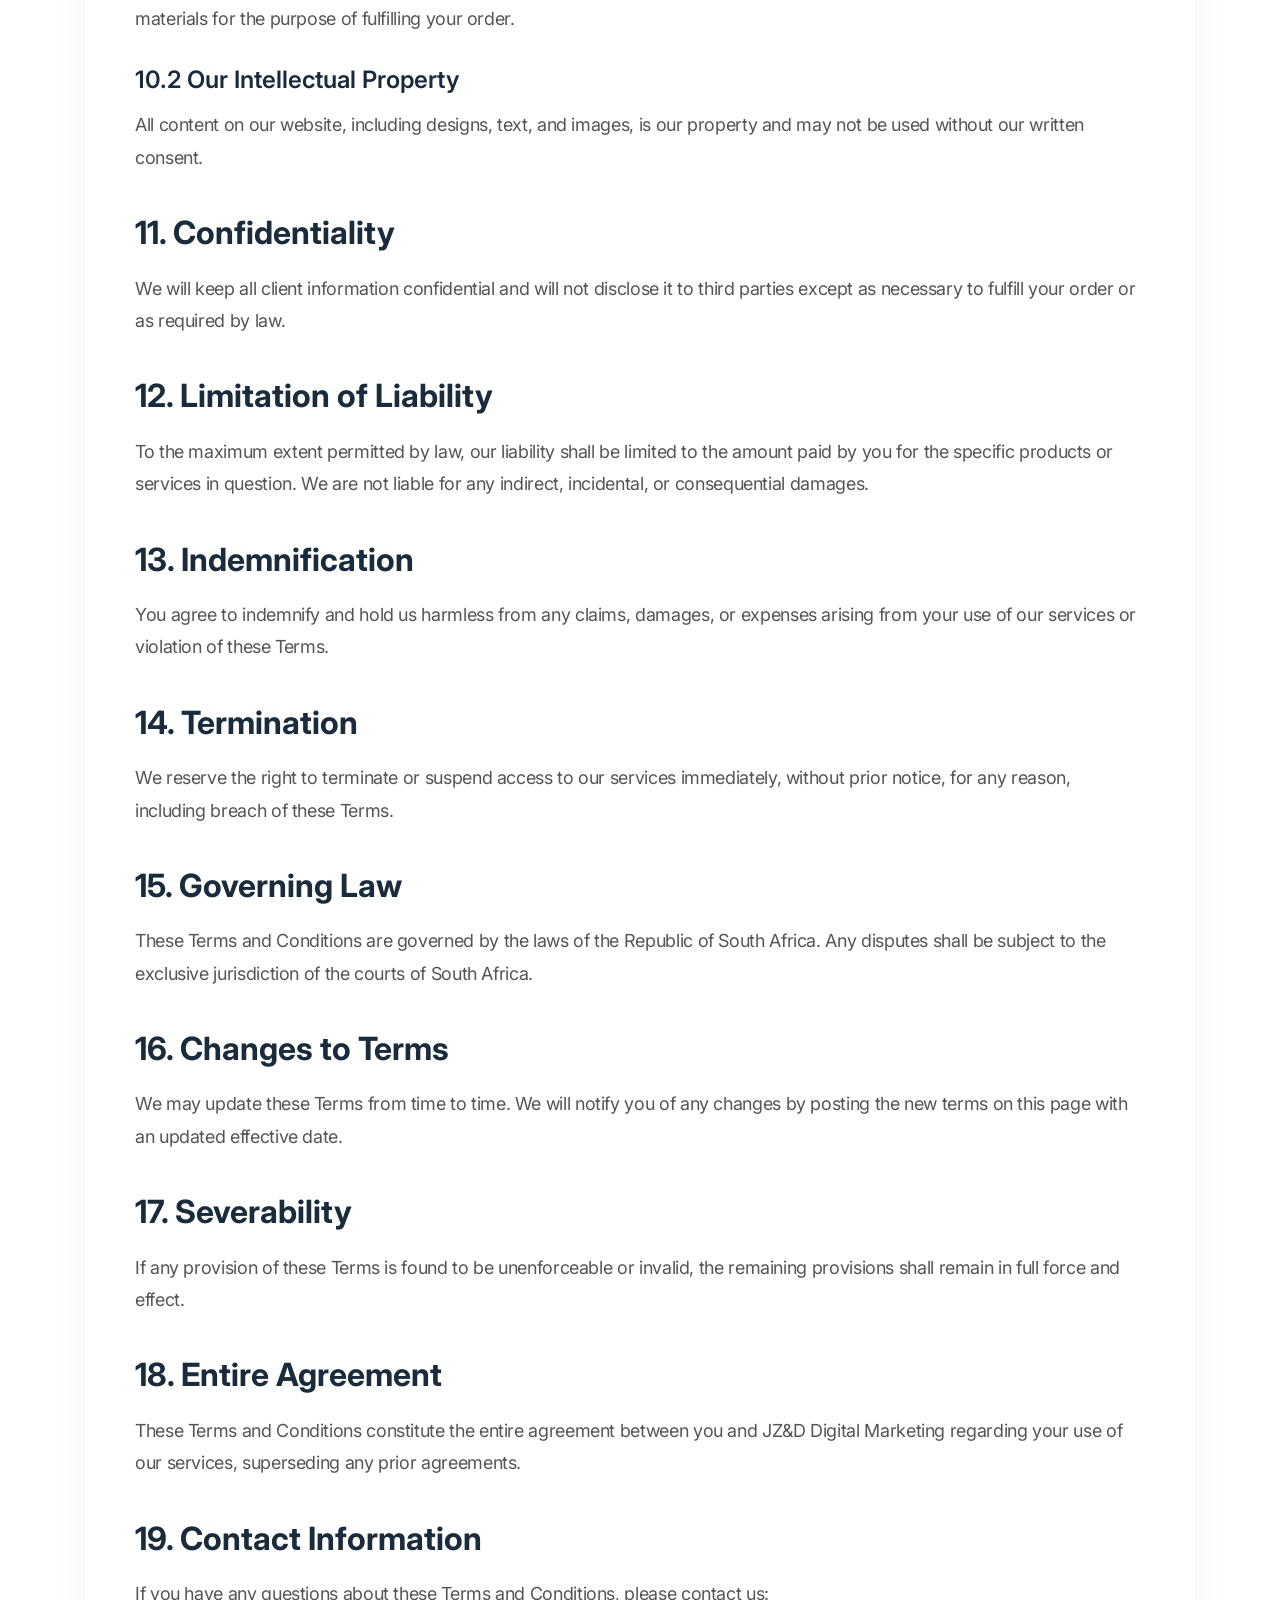
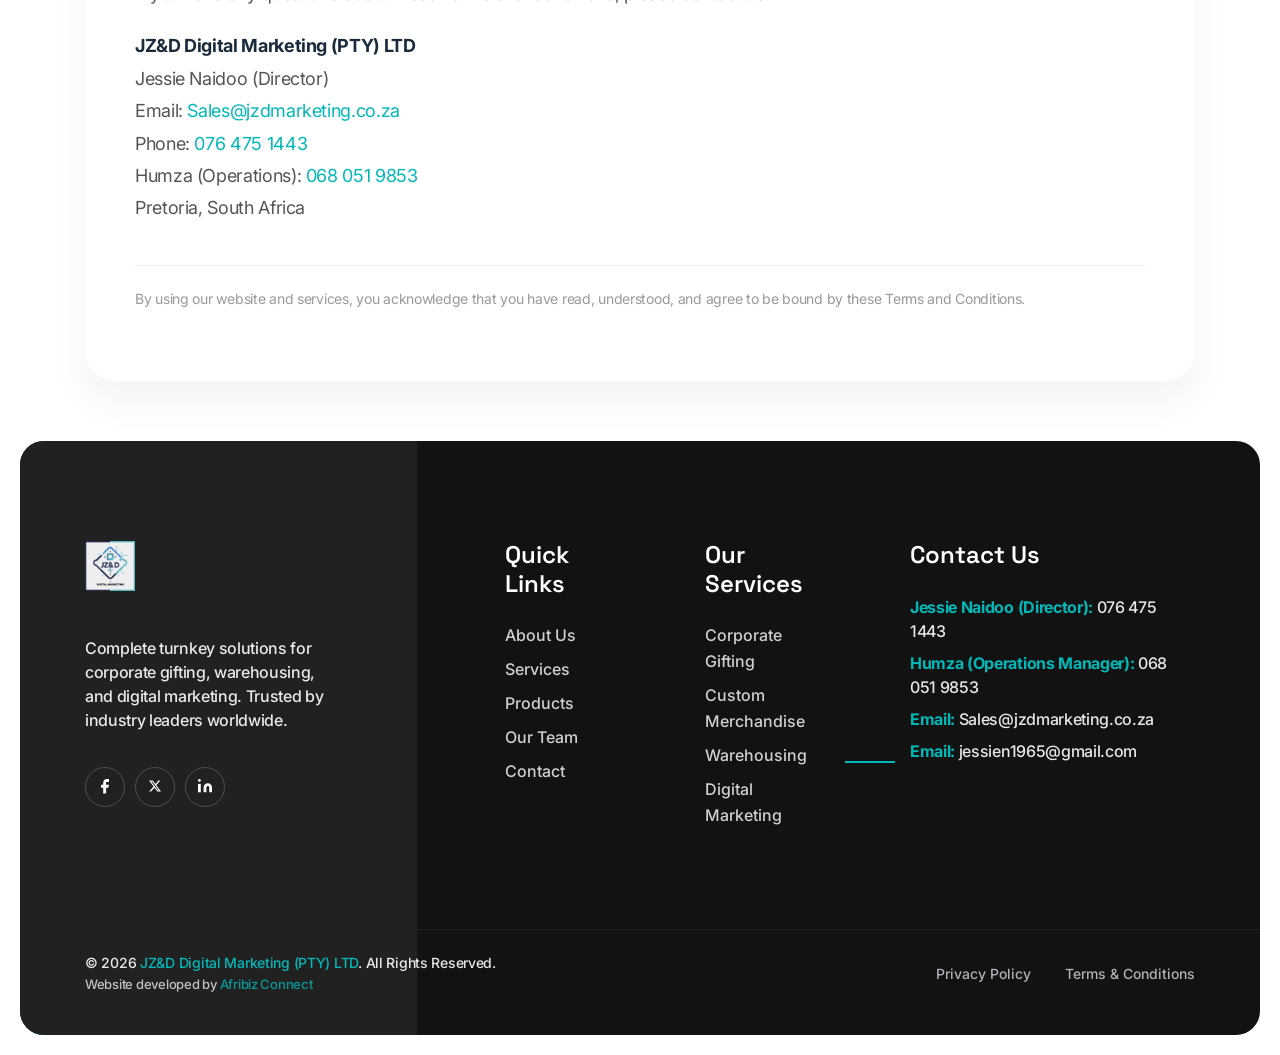
<file: terms.html>
<!DOCTYPE html>
<html class="no-js" lang="zxx">

<head>
    <meta charset="utf-8">
    <meta http-equiv="x-ua-compatible" content="ie=edge">
    <title>Terms & Conditions | JZ&D Digital Marketing</title>
    <meta name="description" content="Terms and Conditions for JZ&D Digital Marketing. Read our terms of service, payment terms, delivery policies, and more.">
    <meta name="viewport" content="width=device-width, initial-scale=1">

    <!-- Place favicon.ico in the root directory -->
    <link rel="shortcut icon" type="image/x-icon" href="images/jzd-logo.jpg">

    <!-- CSS here -->
    <link rel="stylesheet" href="css/bootstrap.css">
    <link rel="stylesheet" href="css/slick.css">
    <link rel="stylesheet" href="css/swiper-bundle.css">
    <link rel="stylesheet" href="css/magnific-popup.css">
    <link rel="stylesheet" href="css/font-awesome-pro.css">
    <link rel="stylesheet" href="css/spacing.css">
    <link rel="stylesheet" href="css/atropos.min.css">
    <link rel="stylesheet" href="css/main.css">
    <!-- CSS here -->

    <style>
        /* JZ&D Brand Colors */
        :root {
            --jzd-navy: #1A2B3C;
            --jzd-cyan: #00B8B8;
            --jzd-blue: #2B6F9E;
            --jzd-offwhite: #F5F8FA;
            --jzd-dark-navy: #0F1A24;
            --jzd-dark-teal: #006D77;
        }
        
        /* Logo size fixes */
        .tp-header-logo img {
            max-height: 40px !important;
            width: auto !important;
        }
        .dgm-footer-logo img {
            max-height: 50px !important;
            width: auto !important;
            margin-bottom: 15px;
        }
        .tp-offcanvas-logo img {
            max-height: 35px !important;
            width: auto !important;
        }
        
        /* Page header */
        .page-header {
            padding-top: 180px;
            padding-bottom: 80px;
            background: linear-gradient(135deg, var(--jzd-offwhite) 0%, white 100%);
        }
        .page-title {
            font-size: 64px;
            font-weight: 700;
            color: var(--jzd-navy);
            margin-bottom: 20px;
        }
        .page-breadcrumb {
            color: #666;
        }
        .page-breadcrumb a {
            color: var(--jzd-cyan);
            text-decoration: none;
        }
        
        /* Content styles */
        .legal-content {
            padding: 60px 0;
        }
        .legal-content h2 {
            color: var(--jzd-navy);
            font-size: 32px;
            font-weight: 700;
            margin: 40px 0 20px;
        }
        .legal-content h3 {
            color: var(--jzd-navy);
            font-size: 24px;
            font-weight: 600;
            margin: 30px 0 15px;
        }
        .legal-content p {
            color: #555;
            line-height: 1.8;
            margin-bottom: 20px;
        }
        .legal-content ul, .legal-content ol {
            color: #555;
            line-height: 1.8;
            margin-bottom: 20px;
            padding-left: 20px;
        }
        .legal-content li {
            margin-bottom: 10px;
        }
        .legal-content strong {
            color: var(--jzd-navy);
        }
        .legal-card {
            background: white;
            padding: 50px;
            border-radius: 30px;
            box-shadow: 0 20px 40px rgba(0,0,0,0.05);
        }
        .last-updated {
            color: #999;
            font-style: italic;
            margin-bottom: 30px;
            padding-bottom: 20px;
            border-bottom: 1px solid #eee;
        }
        
        @media (max-width: 767px) {
            .page-title { font-size: 42px; }
            .legal-card { padding: 30px; }
        }
    </style>
</head>

<body class="tp-magic-cursor">

    <!-- Begin magic cursor -->
    <div id="magic-cursor">
        <div id="ball"></div>
    </div>
    <!-- End magic cursor -->

    <!-- back to top start -->
    <div class="back-to-top-wrapper">
        <button id="back_to_top" type="button" class="back-to-top-btn">
            <svg width="12" height="7" viewBox="0 0 12 7" fill="none" xmlns="http://www.w3.org/2000/svg">
                <path d="M11 6L6 1L1 6" stroke="currentColor" stroke-width="1.5" stroke-linecap="round" stroke-linejoin="round"></path>
            </svg>
        </button>
    </div>
    <!-- back to top end -->

    <!-- tp-offcanvus-area-start - SIMPLIFIED -->
    <div class="tp-offcanvas-area">
        <div class="tp-offcanvas-wrapper">
            <div class="tp-offcanvas-top d-flex align-items-center justify-content-between">
                <div class="tp-offcanvas-logo">
                    <a href="index.html">
                        <img data-width="120" src="images/jzd-logo.jpg" alt="JZ&D Digital Marketing">
                    </a>
                </div>
                <div class="tp-offcanvas-close">
                    <button class="tp-offcanvas-close-btn">
                        <svg width="37" height="38" viewBox="0 0 37 38" fill="none" xmlns="http://www.w3.org/2000/svg">
                            <path d="M9.19141 9.80762L27.5762 28.1924" stroke="currentColor" stroke-width="1.5" stroke-linecap="round" stroke-linejoin="round"></path>
                            <path d="M9.19141 28.1924L27.5762 9.80761" stroke="currentColor" stroke-width="1.5" stroke-linecap="round" stroke-linejoin="round"></path>
                        </svg>
                    </button>
                </div>
            </div>
            <div class="tp-offcanvas-main">
                <div class="tp-offcanvas-content d-none d-xl-block">
                    <h3 class="tp-offcanvas-title">Hello There!</h3>
                    <p>Welcome to JZ&D Digital Marketing – Your trusted partner for corporate gifting and digital solutions.</p>
                </div>
                <div class="tp-offcanvas-contact">
                    <h3 class="tp-offcanvas-title sm">Contact Information</h3>
                    <ul>
                        <li><a href="tel:0764751443">Jessie Naidoo: 076 475 1443</a></li>
                        <li><a href="tel:0680519853">Humza: 068 051 9853</a></li>
                        <li><a href="mailto:Sales@jzdmarketing.co.za">Sales@jzdmarketing.co.za</a></li>
                    </ul>
                </div>
                <div class="tp-offcanvas-social">
                    <h3 class="tp-offcanvas-title sm">Follow Us</h3>
                    <ul>
                        <li><a href="#">f</a></li>
                        <li><a href="#">t</a></li>
                        <li><a href="#">in</a></li>
                    </ul>
                </div>
            </div>
        </div>
    </div>
    <div class="body-overlay"></div>
    <!-- tp-offcanvus-area-end -->

    <header>
        <!-- header area start -->
        <div id="header-sticky" class="tp-header-area tp-header-ptb tp-header-blur sticky-white-bg header-transparent tp-header-3-style">
            <div class="container container-1750">
                <div class="row align-items-center">
                    <div class="col-xl-1 col-lg-5 col-5">
                        <div class="tp-header-logo">
                            <a href="index.html"><img data-width="120" src="images/jzd-logo.jpg" alt="JZ&D Digital Marketing"></a>
                        </div>
                    </div>
                    <div class="col-xl-11 col-lg-7 col-7">
                        <div class="tp-header-box d-flex align-items-center justify-content-end justify-content-xl-between">
                            <div class="tp-header-menu tp-header-dropdown dropdown-white-bg d-none d-xl-flex">
                                <nav class="tp-mobile-menu-active">
                                    <ul>
                                        <li><a href="index.html">Home</a></li>
                                        <li class="has-dropdown">
                                            <a href="services.html">Services</a>
                                            <ul class="tp-submenu submenu">
                                                <li><a href="services.html#corporate-gifting">Corporate Gifting</a></li>
                                                <li><a href="services.html#branded-merchandise">Custom Merchandise</a></li>
                                                <li><a href="services.html#warehousing">Warehousing</a></li>
                                                <li><a href="services.html#digital-marketing">Digital Marketing</a></li>
                                            </ul>
                                        </li>
                                        <li class="has-dropdown">
                                            <a href="products.html">Products</a>
                                            <ul class="tp-submenu submenu">
                                                <li><a href="products.html#gift-hampers">Gift Hampers</a></li>
                                                <li><a href="products.html#promotional">Promotional</a></li>
                                                <li><a href="products.html#appreciation">Appreciation</a></li>
                                                <li><a href="products.html#executive">Executive</a></li>
                                            </ul>
                                        </li>
                                        <li><a href="about.html">About Us</a></li>
                                        <li><a href="team.html">Our Team</a></li>
                                        <li><a href="contact.html">Contact</a></li>
                                    </ul>
                                </nav>
                            </div>
                            <div class="tp-header-btn d-none d-md-flex">
                                <a class="tp-btn-yellow-green green-solid" href="contact.html">
                                    <span><span class="text-1">Get a Quote</span><span class="text-2">Get a Quote</span></span>
                                </a>
                            </div>
                            <div class="tp-header-bar ml-15 d-xl-none">
                                <button class="tp-offcanvas-open-btn"><i></i><i></i><i></i></button>
                            </div>
                        </div>
                    </div>
                </div>
            </div>
        </div>
        <!-- header area end -->
    </header>

    <div id="smooth-wrapper">
        <div id="smooth-content" class="body-padding">

            <main>

                <!-- page header area start -->
                <div class="page-header">
                    <div class="container container-1230">
                        <div class="row">
                            <div class="col-lg-12 text-center">
                                <h1 class="page-title">Terms & Conditions</h1>
                                <div class="page-breadcrumb">
                                    <a href="index.html">Home</a> / <span>Terms & Conditions</span>
                                </div>
                            </div>
                        </div>
                    </div>
                </div>
                <!-- page header area end -->

                <!-- terms content start -->
                <div class="legal-content">
                    <div class="container container-1230">
                        <div class="row">
                            <div class="col-lg-12">
                                <div class="legal-card">
                                    <div class="last-updated">
                                        Last Updated: March 2026
                                    </div>
                                    
                                    <p>Welcome to JZ&D Digital Marketing (PTY) LTD. By accessing our website and using our services, you agree to be bound by these Terms and Conditions. Please read them carefully.</p>

                                    <h2>1. Definitions</h2>
                                    <p>In these Terms and Conditions:</p>
                                    <ul>
                                        <li><strong>"Company," "we," "our," "us"</strong> refers to JZ&D Digital Marketing (PTY) LTD</li>
                                        <li><strong>"Client," "you," "your"</strong> refers to the person or entity using our services</li>
                                        <li><strong>"Services"</strong> refers to corporate gifting, warehousing, distribution, and digital marketing services offered by us</li>
                                        <li><strong>"Products"</strong> refers to any goods purchased from us</li>
                                        <li><strong>"Agreement"</strong> refers to these Terms and Conditions</li>
                                    </ul>

                                    <h2>2. Acceptance of Terms</h2>
                                    <p>By accessing our website, placing an order, or using our services, you acknowledge that you have read, understood, and agree to be bound by these Terms and Conditions. If you do not agree, please do not use our services.</p>

                                    <h2>3. Services and Products</h2>
                                    
                                    <h3>3.1 Corporate Gifting</h3>
                                    <p>We offer a wide range of corporate gifting solutions including:</p>
                                    <ul>
                                        <li>Corporate Gift Hampers</li>
                                        <li>Branded Promotional Products</li>
                                        <li>Employee Appreciation Gifts</li>
                                        <li>Conference & Events Gifts</li>
                                        <li>Holiday Corporate Gifts</li>
                                        <li>Executive Gifts</li>
                                    </ul>

                                    <h3>3.2 Warehousing and Distribution</h3>
                                    <p>We provide complete turnkey solutions for supply, storage, and distribution. Our services include:</p>
                                    <ul>
                                        <li>Stock replenishment management</li>
                                        <li>Real-time tracking via WSM systems</li>
                                        <li>KPI monitoring as per SLAs</li>
                                        <li>Nationwide delivery</li>
                                    </ul>

                                    <h3>3.3 Digital Marketing</h3>
                                    <p>Our digital marketing services include innovative strategies, creative designs, and data-driven solutions tailored to your business needs.</p>

                                    <h2>4. Orders and Quotes</h2>
                                    
                                    <h3>4.1 Quotes</h3>
                                    <p>All quotes provided are valid for 30 days from the date of issue, unless otherwise stated. Quotes are subject to product availability and price changes.</p>

                                    <h3>4.2 Order Confirmation</h3>
                                    <p>Orders are confirmed only after we receive written acceptance of our quote and any required deposit. We reserve the right to refuse or cancel any order.</p>

                                    <h3>4.3 Minimum Order Quantities</h3>
                                    <p>Minimum order quantities (MOQs) vary by product and will be specified in your quote. We cater to both small and large corporate clients.</p>

                                    <h2>5. Pricing and Payment</h2>
                                    
                                    <h3>5.1 Pricing</h3>
                                    <p>All prices are quoted in South African Rand (ZAR) and exclude VAT unless stated otherwise. Prices are subject to change without notice but will be confirmed in your quote.</p>

                                    <h3>5.2 Payment Terms</h3>
                                    <p>Payment terms are as follows:</p>
                                    <ul>
                                        <li><strong>50% deposit</strong> required to confirm orders for custom products</li>
                                        <li><strong>Balance due</strong> before delivery or collection</li>
                                        <li>For established clients with approved credit, terms may be negotiated</li>
                                    </ul>

                                    <h3>5.3 Payment Methods</h3>
                                    <p>We accept EFT (Electronic Funds Transfer) and bank transfers. Proof of payment must be provided.</p>

                                    <h2>6. Custom Branding and Artwork</h2>
                                    
                                    <h3>6.1 Artwork Requirements</h3>
                                    <p>For custom branded products, you must provide:</p>
                                    <ul>
                                        <li>High-resolution logo files (AI, EPS, PDF, or PNG with transparent background)</li>
                                        <li>Color specifications (Pantone or CMYK)</li>
                                        <li>Any specific placement instructions</li>
                                    </ul>

                                    <h3>6.2 Artwork Approval</h3>
                                    <p>We will provide a digital proof for your approval before production begins. Production will not commence until you have approved the proof in writing.</p>

                                    <h3>6.3 Artwork Revisions</h3>
                                    <p>Minor revisions are included. Significant changes may incur additional charges.</p>

                                    <h2>7. Production and Delivery</h2>
                                    
                                    <h3>7.1 Production Time</h3>
                                    <p>Production times vary by product and quantity. Estimated timelines will be provided in your quote. Production begins after artwork approval and deposit receipt.</p>

                                    <h3>7.2 Delivery</h3>
                                    <p>We deliver nationwide with real-time tracking available. Delivery times are estimates and not guaranteed. We are not liable for delays beyond our control.</p>

                                    <h3>7.3 Collection</h3>
                                    <p>Orders may be collected from our facility by appointment. Proof of identity may be required.</p>

                                    <h2>8. Inspection and Acceptance</h2>
                                    <p>You must inspect all products upon delivery. Any defects, shortages, or discrepancies must be reported within 48 hours. Failure to report within this time constitutes acceptance of the products.</p>

                                    <h2>9. Returns and Refunds</h2>
                                    
                                    <h3>9.1 Custom Products</h3>
                                    <p>Due to the custom nature of branded products, we cannot accept returns or provide refunds for custom items unless they are defective or do not match the approved proof.</p>

                                    <h3>9.2 Defective Products</h3>
                                    <p>If products are defective, we will, at our option, either replace them or issue a refund. We may require the return of defective items at our expense.</p>

                                    <h3>9.3 Non-Custom Products</h3>
                                    <p>Non-custom products may be returned within 14 days in original condition for a refund, less a 15% restocking fee. Return shipping is your responsibility.</p>

                                    <h2>10. Intellectual Property</h2>
                                    
                                    <h3>10.1 Your Intellectual Property</h3>
                                    <p>You retain all rights to logos, trademarks, and other intellectual property you provide. You grant us permission to use these materials for the purpose of fulfilling your order.</p>

                                    <h3>10.2 Our Intellectual Property</h3>
                                    <p>All content on our website, including designs, text, and images, is our property and may not be used without our written consent.</p>

                                    <h2>11. Confidentiality</h2>
                                    <p>We will keep all client information confidential and will not disclose it to third parties except as necessary to fulfill your order or as required by law.</p>

                                    <h2>12. Limitation of Liability</h2>
                                    <p>To the maximum extent permitted by law, our liability shall be limited to the amount paid by you for the specific products or services in question. We are not liable for any indirect, incidental, or consequential damages.</p>

                                    <h2>13. Indemnification</h2>
                                    <p>You agree to indemnify and hold us harmless from any claims, damages, or expenses arising from your use of our services or violation of these Terms.</p>

                                    <h2>14. Termination</h2>
                                    <p>We reserve the right to terminate or suspend access to our services immediately, without prior notice, for any reason, including breach of these Terms.</p>

                                    <h2>15. Governing Law</h2>
                                    <p>These Terms and Conditions are governed by the laws of the Republic of South Africa. Any disputes shall be subject to the exclusive jurisdiction of the courts of South Africa.</p>

                                    <h2>16. Changes to Terms</h2>
                                    <p>We may update these Terms from time to time. We will notify you of any changes by posting the new terms on this page with an updated effective date.</p>

                                    <h2>17. Severability</h2>
                                    <p>If any provision of these Terms is found to be unenforceable or invalid, the remaining provisions shall remain in full force and effect.</p>

                                    <h2>18. Entire Agreement</h2>
                                    <p>These Terms and Conditions constitute the entire agreement between you and JZ&D Digital Marketing regarding your use of our services, superseding any prior agreements.</p>

                                    <h2>19. Contact Information</h2>
                                    <p>If you have any questions about these Terms and Conditions, please contact us:</p>
                                    <p>
                                        <strong>JZ&D Digital Marketing (PTY) LTD</strong><br>
                                        Jessie Naidoo (Director)<br>
                                        Email: <a href="mailto:Sales@jzdmarketing.co.za" style="color: var(--jzd-cyan);">Sales@jzdmarketing.co.za</a><br>
                                        Phone: <a href="tel:0764751443" style="color: var(--jzd-cyan);">076 475 1443</a><br>
                                        Humza (Operations): <a href="tel:0680519853" style="color: var(--jzd-cyan);">068 051 9853</a><br>
                                        Pretoria, South Africa
                                    </p>

                                    <div style="margin-top: 40px; padding-top: 20px; border-top: 1px solid #eee;">
                                        <p style="font-size: 14px; color: #999;">By using our website and services, you acknowledge that you have read, understood, and agree to be bound by these Terms and Conditions.</p>
                                    </div>
                                </div>
                            </div>
                        </div>
                    </div>
                </div>
                <!-- terms content end -->

            </main>
<footer class="pb-20">
    <div id="contact" class="dgm-footer-bg p-relative">
        <!-- footer area start -->
        <div class="dgm-footer-area black-bg-5 pt-100 pb-60">
            <div class="container container-1430">
                <div class="row">

                    <!-- Logo & About -->
                    <div class="col-xl-4 col-lg-4 col-md-6 mb-40">
                        <div class="dgm-footer-widget dgm-footer-col-1 z-index-1 tp_fade_anim" data-delay=".3">
                            <div class="dgm-footer-logo mb-30">
                                <a href="index.html">
                                    <img data-width="120px" src="images/jzd-logo.jpg" alt="JZ&D Digital Marketing">
                                </a>
                            </div>

                            <div class="dgm-footer-widget-paragraph mb-35">
                                <p>
                                    Complete turnkey solutions for corporate gifting, warehousing, 
                                    and digital marketing. Trusted by industry leaders worldwide.
                                </p>
                            </div>

                            <div class="dgm-footer-widget-social">
                                <a href="#">
                                    <span>
                                        <!-- Facebook -->
                                        <svg width="8" height="15" viewBox="0 0 8 15" fill="none">
                                            <path d="M8 0H5.81818C4.85376 0 3.92883 0.383116 3.24688 1.06507C2.56493 1.74702 2.18182 2.67194 2.18182 3.63636V5.81818H0V8.72727H2.18182V14.5455H5.09091V8.72727H7.27273L8 5.81818H5.09091V3.63636C5.09091 3.44348 5.16753 3.25849 5.30392 3.1221C5.44031 2.98571 5.6253 2.90909 5.81818 2.90909H8V0Z" fill="currentcolor"></path>
                                        </svg>
                                    </span>
                                </a>

                                <a href="#">
                                    <span>
                                        <!-- X / Twitter -->
                                        <svg xmlns="http://www.w3.org/2000/svg" width="12" height="12" viewBox="0 0 12 12" fill="none">
                                            <path d="M9.4507 0.5H11.2908L7.27076 5.15949L12 11.5H8.29704L5.39675 7.65451L2.07815 11.5H0.236963L4.53678 6.51615L0 0.5H3.79697L6.41858 4.01492L9.4507 0.5ZM8.8049 10.3831H9.8245L3.24294 1.55826H2.1488L8.8049 10.3831Z" fill="currentcolor"></path>
                                        </svg>
                                    </span>
                                </a>

                                <a href="#">
                                    <span>
                                        <!-- LinkedIn -->
                                        <svg width="14" height="14" viewBox="0 0 14 14" fill="none">
                                            <path d="M9.8001 4.2002C10.914 4.2002 11.9823 4.64269 12.7699 5.43035C13.5576 6.218 14.0001 7.28629 14.0001 8.4002V13.3002H11.2001V8.4002C11.2001 8.02889 11.0526 7.6728 10.79 7.41025C10.5275 7.1477 10.1714 7.0002 9.8001 7.0002C9.42879 7.0002 9.0727 7.1477 8.81015 7.41025C8.5476 7.6728 8.4001 8.02889 8.4001 8.4002V13.3002H5.6001V8.4002C5.6001 7.28629 6.0426 6.218 6.83025 5.43035C7.6179 4.64269 8.68619 4.2002 9.8001 4.2002Z" fill="currentcolor"></path>
                                            <path d="M2.8 4.89941H0V13.2994H2.8V4.89941Z" fill="currentcolor"></path>
                                            <path d="M1.4 2.8C2.1732 2.8 2.8 2.1732 2.8 1.4C2.8 0.626801 2.1732 0 1.4 0C0.626801 0 0 0.626801 0 1.4C0 2.1732 0.626801 2.8 1.4 2.8Z" fill="currentcolor"></path>
                                        </svg>
                                    </span>
                                </a>
                            </div>
                        </div>
                    </div>

                    <!-- Quick Links -->
                    <div class="col-xl-2 col-lg-2 col-md-3 mb-40">
                        <div class="dgm-footer-widget dgm-footer-col-2 tp_fade_anim" data-delay=".4">
                            <h4 class="dgm-footer-widget-title">Quick Links</h4>
                            <div class="dgm-footer-widget-menu">
                                <ul>
                                    <li><a href="#about">About Us</a></li>
                                    <li><a href="#services">Services</a></li>
                                    <li><a href="#products">Products</a></li>
                                    <li><a href="#team">Our Team</a></li>
                                    <li><a href="#contact">Contact</a></li>
                                </ul>
                            </div>
                        </div>
                    </div>

                    <!-- Services -->
                    <div class="col-xl-2 col-lg-2 col-md-3 mb-40">
                        <div class="dgm-footer-widget dgm-footer-col-3 tp_fade_anim" data-delay=".5">
                            <h4 class="dgm-footer-widget-title">Our Services</h4>
                            <div class="dgm-footer-widget-menu">
                                <ul>
                                    <li><a href="#corporate-gifting">Corporate Gifting</a></li>
                                    <li><a href="#branded-merchandise">Custom Merchandise</a></li>
                                    <li><a href="#warehousing">Warehousing</a></li>
                                    <li><a href="#digital-marketing">Digital Marketing</a></li>
                                </ul>
                            </div>
                        </div>
                    </div>

                    <!-- Contact -->
                    <div class="col-xl-4 col-lg-4 col-md-6 mb-40">
                        <div class="dgm-footer-widget dgm-footer-col-4 z-index-1 tp_fade_anim" data-delay=".6">
                            <h4 class="dgm-footer-widget-title">Contact Us</h4>
                            <div class="dgm-footer-widget-paragraph color-style mb-20">
                                <p class="mb-2"><strong>Jessie Naidoo (Director):</strong> 076 475 1443</p>
                                <p class="mb-2"><strong>Humza (Operations Manager):</strong> 068 051 9853</p>
                                <p class="mb-2"><strong>Email:</strong> Sales@jzdmarketing.co.za</p>
                                <p class="mb-2"><strong>Email:</strong> jessien1965@gmail.com</p>
                            </div>
                        </div>
                    </div>

                </div>
            </div>
        </div>

        <!-- Copyright -->
        <div class="tp-copyright-2-area tp-copyright-2-border black-bg-5">
            <div class="container container-1430">
                <div class="row align-items-center">

                    <div class="col-xl-6 col-lg-6 col-md-6">
                        <div class="tp-copyright-2-left text-center text-md-start z-index-1">
                            <p>© 2026 <a href="#">JZ&D Digital Marketing (PTY) LTD</a>. All Rights Reserved.</p>
                            <p style="font-size:13px; opacity:0.8;">
                                Website developed by 
                                <a href="https://afribizconnect.co.za/" target="_blank" rel="noopener">
                                    Afribiz Connect
                                </a>
                            </p>
                        </div>
                    </div>

                    <div class="col-xl-6 col-lg-6 col-md-6">
                        <div class="tp-copyright-2-right">
                            <div class="tp-copyright-2-menu text-md-end text-center">
                                <ul>
                                    <li><a href="/privacy.html">Privacy Policy</a></li>
                                    <li><a href="/terms.html">Terms & Conditions</a></li>
                                </ul>
                            </div>
                        </div>
                    </div>

                </div>
            </div>
        </div>

    </div>
</footer>

        </div>
    </div>

    <!-- Simplified JS -->
    <script src="js/jquery.js"></script>
    <script src="js/bootstrap-bundle.js"></script>
    <script src="js/swiper-bundle.js"></script>
    <script src="js/main.js"></script>

</body>

</html>
</file>
<file: css/spacing.css>
.mt-5{margin-top:5px !important}.mt-10{margin-top:10px}.mt-15{margin-top:15px}.mt-20{margin-top:20px}.mt-25{margin-top:25px}.mt-30{margin-top:30px}.mt-35{margin-top:35px}.mt-40{margin-top:40px}.mt-45{margin-top:45px}.mt-50{margin-top:50px}.mt-55{margin-top:55px}.mt-60{margin-top:60px}.mt-65{margin-top:65px}.mt-70{margin-top:70px}.mt-75{margin-top:75px}.mt-80{margin-top:80px}.mt-85{margin-top:85px}.mt-90{margin-top:90px}.mt-95{margin-top:95px}.mt-100{margin-top:100px}.mt-105{margin-top:105px}.mt-110{margin-top:110px}.mt-115{margin-top:115px}.mt-120{margin-top:120px}.mt-125{margin-top:125px}.mt-130{margin-top:130px}.mt-135{margin-top:135px}.mt-140{margin-top:140px}.mt-145{margin-top:145px}.mt-150{margin-top:150px}.mt-155{margin-top:155px}.mt-160{margin-top:160px}.mt-165{margin-top:165px}.mt-170{margin-top:170px}.mt-175{margin-top:175px}.mt-180{margin-top:180px}.mt-185{margin-top:185px}.mt-190{margin-top:190px}.mt-195{margin-top:195px}.mt-200{margin-top:200px}.mb-5{margin-bottom:5px !important}.mb-10{margin-bottom:10px}.mb-15{margin-bottom:15px}.mb-20{margin-bottom:20px}.mb-25{margin-bottom:25px}.mb-30{margin-bottom:30px}.mb-35{margin-bottom:35px}.mb-40{margin-bottom:40px}.mb-45{margin-bottom:45px}.mb-50{margin-bottom:50px}.mb-55{margin-bottom:55px}.mb-60{margin-bottom:60px}.mb-65{margin-bottom:65px}.mb-70{margin-bottom:70px}.mb-75{margin-bottom:75px}.mb-80{margin-bottom:80px}.mb-85{margin-bottom:85px}.mb-90{margin-bottom:90px}.mb-95{margin-bottom:95px}.mb-100{margin-bottom:100px}.mb-105{margin-bottom:105px}.mb-110{margin-bottom:110px}.mb-115{margin-bottom:115px}.mb-120{margin-bottom:120px}.mb-125{margin-bottom:125px}.mb-130{margin-bottom:130px}.mb-135{margin-bottom:135px}.mb-140{margin-bottom:140px}.mb-145{margin-bottom:145px}.mb-150{margin-bottom:150px}.mb-155{margin-bottom:155px}.mb-160{margin-bottom:160px}.mb-165{margin-bottom:165px}.mb-170{margin-bottom:170px}.mb-175{margin-bottom:175px}.mb-180{margin-bottom:180px}.mb-185{margin-bottom:185px}.mb-190{margin-bottom:190px}.mb-195{margin-bottom:195px}.mb-200{margin-bottom:200px}.ml-5{margin-left:5px}.ml-10{margin-left:10px}.ml-15{margin-left:15px}.ml-20{margin-left:20px}.ml-25{margin-left:25px}.ml-30{margin-left:30px}.ml-35{margin-left:35px}.ml-40{margin-left:40px}.ml-45{margin-left:45px}.ml-50{margin-left:50px}.ml-55{margin-left:55px}.ml-60{margin-left:60px}.ml-65{margin-left:65px}.ml-70{margin-left:70px}.ml-75{margin-left:75px}.ml-80{margin-left:80px}.ml-85{margin-left:85px}.ml-90{margin-left:90px}.ml-95{margin-left:95px}.ml-100{margin-left:100px}.ml-105{margin-left:105px}.ml-110{margin-left:110px}.ml-115{margin-left:115px}.ml-120{margin-left:120px}.ml-125{margin-left:125px}.ml-130{margin-left:130px}.ml-135{margin-left:135px}.ml-140{margin-left:140px}.ml-145{margin-left:145px}.ml-150{margin-left:150px}.ml-155{margin-left:155px}.ml-160{margin-left:160px}.ml-165{margin-left:165px}.ml-170{margin-left:170px}.ml-175{margin-left:175px}.ml-180{margin-left:180px}.ml-185{margin-left:185px}.ml-190{margin-left:190px}.ml-195{margin-left:195px}.ml-200{margin-left:200px}.mr-5{margin-right:5px}.mr-10{margin-right:10px}.mr-15{margin-right:15px}.mr-20{margin-right:20px}.mr-25{margin-right:25px}.mr-30{margin-right:30px}.mr-35{margin-right:35px}.mr-40{margin-right:40px}.mr-45{margin-right:45px}.mr-50{margin-right:50px}.mr-55{margin-right:55px}.mr-60{margin-right:60px}.mr-65{margin-right:65px}.mr-70{margin-right:70px}.mr-75{margin-right:75px}.mr-80{margin-right:80px}.mr-85{margin-right:85px}.mr-90{margin-right:90px}.mr-95{margin-right:95px}.mr-100{margin-right:100px}.mr-105{margin-right:105px}.mr-110{margin-right:110px}.mr-115{margin-right:115px}.mr-120{margin-right:120px}.mr-125{margin-right:125px}.mr-130{margin-right:130px}.mr-135{margin-right:135px}.mr-140{margin-right:140px}.mr-145{margin-right:145px}.mr-150{margin-right:150px}.mr-155{margin-right:155px}.mr-160{margin-right:160px}.mr-165{margin-right:165px}.mr-170{margin-right:170px}.mr-175{margin-right:175px}.mr-180{margin-right:180px}.mr-185{margin-right:185px}.mr-190{margin-right:190px}.mr-195{margin-right:195px}.mr-200{margin-right:200px}.pt-5{padding-top:5px !important}.pt-10{padding-top:10px}.pt-15{padding-top:15px}.pt-20{padding-top:20px}.pt-25{padding-top:25px}.pt-30{padding-top:30px}.pt-35{padding-top:35px}.pt-40{padding-top:40px}.pt-45{padding-top:45px}.pt-50{padding-top:50px}.pt-55{padding-top:55px}.pt-60{padding-top:60px}.pt-65{padding-top:65px}.pt-70{padding-top:70px}.pt-75{padding-top:75px}.pt-80{padding-top:80px}.pt-85{padding-top:85px}.pt-90{padding-top:90px}.pt-95{padding-top:95px}.pt-100{padding-top:100px}.pt-105{padding-top:105px}.pt-110{padding-top:110px}.pt-115{padding-top:115px}.pt-120{padding-top:120px}.pt-125{padding-top:125px}.pt-130{padding-top:130px}.pt-135{padding-top:135px}.pt-140{padding-top:140px}.pt-145{padding-top:145px}.pt-150{padding-top:150px}.pt-155{padding-top:155px}.pt-160{padding-top:160px}.pt-165{padding-top:165px}.pt-170{padding-top:170px}.pt-175{padding-top:175px}.pt-180{padding-top:180px}.pt-185{padding-top:185px}.pt-190{padding-top:190px}.pt-195{padding-top:195px}.pt-200{padding-top:200px}.pt-270{padding-top:270px}.pb-5{padding-bottom:5px !important}.pb-10{padding-bottom:10px}.pb-15{padding-bottom:15px}.pb-20{padding-bottom:20px}.pb-25{padding-bottom:25px}.pb-30{padding-bottom:30px}.pb-35{padding-bottom:35px}.pb-40{padding-bottom:40px}.pb-45{padding-bottom:45px}.pb-50{padding-bottom:50px}.pb-55{padding-bottom:55px}.pb-60{padding-bottom:60px}.pb-65{padding-bottom:65px}.pb-70{padding-bottom:70px}.pb-75{padding-bottom:75px}.pb-80{padding-bottom:80px}.pb-85{padding-bottom:85px}.pb-90{padding-bottom:90px}.pb-95{padding-bottom:95px}.pb-100{padding-bottom:100px}.pb-105{padding-bottom:105px}.pb-110{padding-bottom:110px}.pb-115{padding-bottom:115px}.pb-120{padding-bottom:120px}.pb-125{padding-bottom:125px}.pb-130{padding-bottom:130px}.pb-135{padding-bottom:135px}.pb-140{padding-bottom:140px}.pb-145{padding-bottom:145px}.pb-150{padding-bottom:150px}.pb-155{padding-bottom:155px}.pb-160{padding-bottom:160px}.pb-165{padding-bottom:165px}.pb-170{padding-bottom:170px}.pb-175{padding-bottom:175px}.pb-180{padding-bottom:180px}.pb-185{padding-bottom:185px}.pb-190{padding-bottom:190px}.pb-195{padding-bottom:195px}.pb-200{padding-bottom:200px}.pl-5{padding-left:5px}.pl-10{padding-left:10px}.pl-15{padding-left:15px}.pl-20{padding-left:20px}.pl-25{padding-left:25px}.pl-30{padding-left:30px}.pl-35{padding-left:35px}.pl-40{padding-left:40px}.pl-45{padding-left:45px}.pl-50{padding-left:50px}.pl-55{padding-left:55px}.pl-60{padding-left:60px}.pl-65{padding-left:65px}.pl-70{padding-left:70px}.pl-75{padding-left:75px}.pl-80{padding-left:80px}.pl-85{padding-left:85px}.pl-90{padding-left:90px}.pl-95{padding-left:95px}.pl-100{padding-left:100px}.pl-105{padding-left:105px}.pl-110{padding-left:110px}.pl-115{padding-left:115px}.pl-120{padding-left:120px}.pl-125{padding-left:125px}.pl-130{padding-left:130px}.pl-135{padding-left:135px}.pl-140{padding-left:140px}.pl-145{padding-left:145px}.pl-150{padding-left:150px}.pl-155{padding-left:155px}.pl-160{padding-left:160px}.pl-165{padding-left:165px}.pl-170{padding-left:170px}.pl-175{padding-left:175px}.pl-180{padding-left:180px}.pl-185{padding-left:185px}.pl-190{padding-left:190px}.pl-195{padding-left:195px}.pl-200{padding-left:200px}.pr-5{padding-right:5px}.pr-10{padding-right:10px}.pr-15{padding-right:15px}.pr-20{padding-right:20px}.pr-25{padding-right:25px}.pr-30{padding-right:30px}.pr-35{padding-right:35px}.pr-40{padding-right:40px}.pr-45{padding-right:45px}.pr-50{padding-right:50px}.pr-55{padding-right:55px}.pr-60{padding-right:60px}.pr-65{padding-right:65px}.pr-70{padding-right:70px}.pr-75{padding-right:75px}.pr-80{padding-right:80px}.pr-85{padding-right:85px}.pr-90{padding-right:90px}.pr-95{padding-right:95px}.pr-100{padding-right:100px}.pr-105{padding-right:105px}.pr-110{padding-right:110px}.pr-115{padding-right:115px}.pr-120{padding-right:120px}.pr-125{padding-right:125px}.pr-130{padding-right:130px}.pr-135{padding-right:135px}.pr-140{padding-right:140px}.pr-145{padding-right:145px}.pr-150{padding-right:150px}.pr-155{padding-right:155px}.pr-160{padding-right:160px}.pr-165{padding-right:165px}.pr-170{padding-right:170px}.pr-175{padding-right:175px}.pr-180{padding-right:180px}.pr-185{padding-right:185px}.pr-190{padding-right:190px}.pr-195{padding-right:195px}.pr-200{padding-right:200px}
</file>
<file: css/atropos.min.css>
/**
 * Atropos 2.0.2
 * Touch-friendly 3D parallax hover effects
 * https://atroposjs.com
 *
 * Copyright 2021-2023 
 *
 * Released under the MIT License
 *
 * Released on: July 4, 2023
 */

 .atropos {
    position: relative;
    display: block;
    perspective: 1200px;
    transform: translate3d(0, 0, 0);
}
.atropos-rotate-scroll-x,
.atropos-rotate-scroll-y,
.atropos-rotate-touch {
    -webkit-tap-highlight-color: transparent;
    -webkit-touch-callout: none;
    -webkit-user-select: none;
    -moz-user-select: none;
    user-select: none;
}
.atropos-rotate-touch-scroll-y {
    touch-action: pan-y;
}
.atropos-rotate-touch-scroll-x {
    touch-action: pan-x;
}
.atropos-rotate-touch {
    touch-action: none;
}
.atropos-rotate,
.atropos-scale {
    width: 100%;
    height: 100%;
    transform-style: preserve-3d;
    transition-property: transform;
    display: block;
}
.atropos-highlight,
.atropos-shadow {
    position: absolute;
    pointer-events: none;
    transition-property: transform, opacity;
    display: block;
    opacity: 0;
}
.atropos-shadow {
    z-index: -1;
    left: 0;
    top: 0;
    width: 100%;
    height: 100%;
}
.atropos-highlight {
    left: -50%;
    top: -50%;
    width: auto;
    height: auto;
    z-index: 0;
}
.atropos-rotate {
    position: relative;
}
.atropos-inner {
    width: 100%;
    height: 100%;
    position: relative;
    transform-style: preserve-3d;
    transform: translate3d(0, 0, 0);
    display: block;
}
.atropos-active {
    z-index: 1;
}
.atropos-active .atropos-shadow {
    opacity: 1 !important;
}
::slotted([data-atropos-offset]),
[data-atropos-offset] {
    transition-property: transform;
}
[data-atropos-opacity] {
    transition-property: opacity;
}
::slotted([data-atropos-offset][data-atropos-opacity]),
[data-atropos-offset][data-atropos-opacity] {
    transition-property: transform, opacity;
}
</file>
